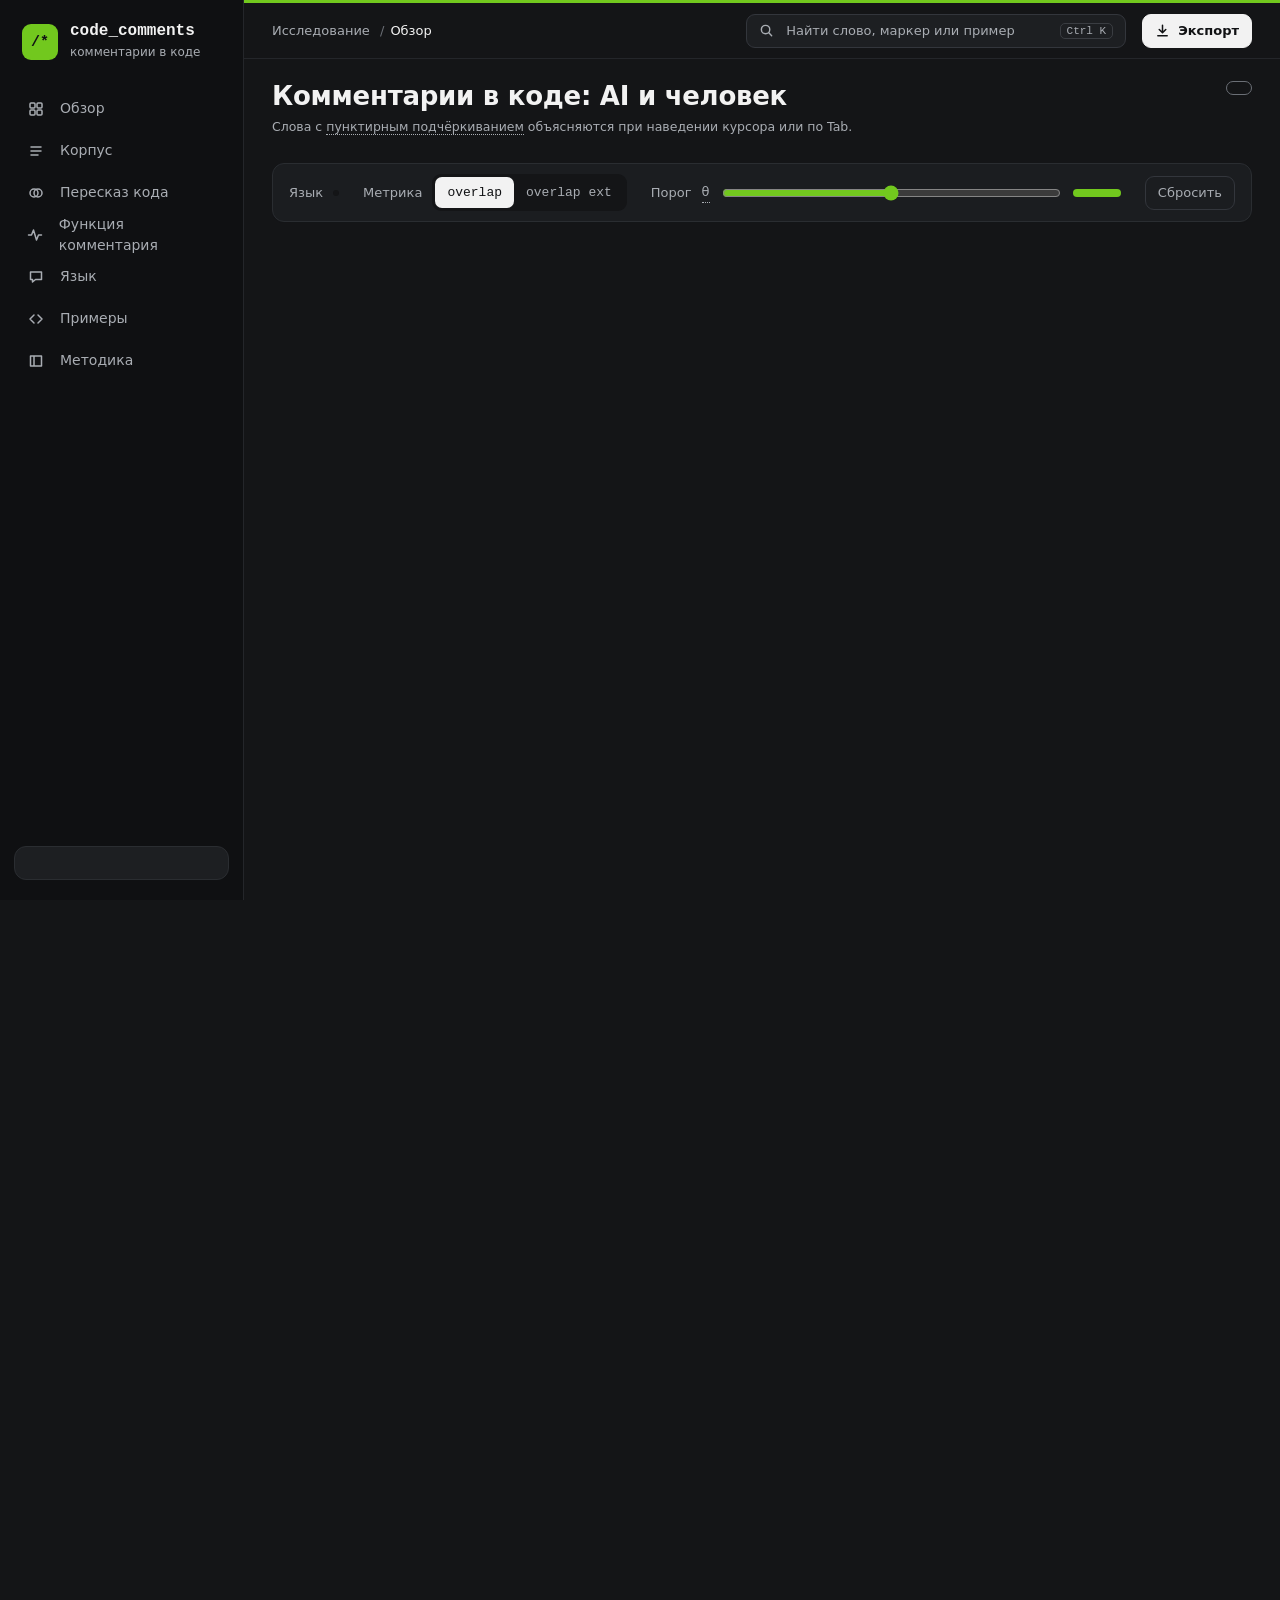
<file: mnsk/tech/dashboard_template.html>
<!DOCTYPE html>
<html lang="ru">
<head>
<meta charset="utf-8">
<meta name="viewport" content="width=device-width, initial-scale=1">
<title>Комментарии AI и человека</title>
<style>
/*__FONTS__*/
/* Тема «НГУ ночь». Фон почти чёрный, цвета взяты у сноски из логотипа НГУ, у каждого своя роль.
   Зелёная сноска - акцент интерфейса, только заливкой: логотип, ползунок, активный пункт меню.
   Синяя сноска - AI, малиновый (оттенок красной сноски) - человек, во всех графиках.
   Синий я затемнил под тёмный фон, иначе он перетягивал внимание. Пару проверил на дальтонизм
   (ΔE 14.7 при требовании 8) и на контраст с карточкой (не ниже 4:1). Акцент к данным не подпускаю,
   чтобы зелёный читался как интерфейс, а не как третья серия. */
:root {
  color-scheme: dark;
  --acc: #72C81E;
  --bg: #141517; --side: #0F1012; --card: #1D1F22; --card2: #26282C; --code: #111214;
  --line: #2A2D31; --line2: #33363C; --grid: #2C2F33; --axis: #6B6F76;
  --ink: #F2F2F2; --ink2: #C9CCD1; --muted: #A9ADB3; --on-acc: #111214;
  --ai: #01A5CC; --human: #E3406A;
  --ai-t: rgba(1,165,204,.32); --ai-t2: rgba(1,165,204,.15);
  --human-t: rgba(227,64,106,.32); --human-t2: rgba(227,64,106,.15);
  /* Функция комментария: четыре ступени серого, а не оттенки. Любая пара оттенков здесь либо сливалась
     при дальтонизме, либо путалась с цветами AI и человека. Доли подписаны прямо на сегментах. */
  --c-ref: #E6E8EB; --c-expl: #9EA3AB; --c-other: #5A5E65; --c-none: #34373C;
  --warn-bg: #3a2f10; --warn-ink: #f3d68a; --demo-bg: #45250f; --demo-ink: #ffc9a0;
  --sans: "PT Sans", "Segoe UI", system-ui, -apple-system, sans-serif;
  --mono: "JetBrains Mono", "Cascadia Mono", Consolas, ui-monospace, monospace;
  --ease: cubic-bezier(.2,.8,.2,1);
}
* { box-sizing: border-box; }
html { scroll-behavior: smooth; }
body { margin: 0; background: var(--bg); color: var(--ink); font: 15px/1.5 var(--sans); }
a { color: var(--ink); }
button, select, input { font: inherit; color: var(--ink); }
.mono { font-family: var(--mono); }
.muted { color: var(--muted); }
.hidden { display: none !important; }

/* ---------- каркас ---------- */
/* Боковое меню закреплено через fixed, а не sticky: sticky внутри сетки держится, только пока область сетки
   выше самого меню, и в части браузеров и раскладок меню уезжало вместе со страницей. */
.app { min-height: 100vh; }
.side { position: fixed; top: 0; left: 0; bottom: 0; width: 244px; z-index: 15; overflow-y: auto; background: var(--side); border-right: 1px solid #24262A;
  padding: 22px 14px 20px; display: flex; flex-direction: column; gap: 26px; }
.brand { display: flex; align-items: center; gap: 12px; padding: 0 8px; }
.logo { width: 36px; height: 36px; border-radius: 9px; background: var(--acc); color: var(--on-acc); display: flex; align-items: center; justify-content: center;
  font: 700 15px var(--mono); flex-shrink: 0; }
.brand b { display: block; font: 700 16px var(--mono); }
.brand span { font-size: 12px; color: var(--muted); }
.nav { display: flex; flex-direction: column; gap: 2px; }
.nav a { display: flex; align-items: center; gap: 12px; height: 40px; padding: 0 10px; border-radius: 9px; color: var(--muted); text-decoration: none; font-size: 14px;
  transition: background .2s, color .2s; }
.nav a:hover { background: var(--card); color: var(--ink); }
.nav a .ic { width: 24px; height: 24px; border-radius: 6px; display: flex; align-items: center; justify-content: center; transition: background .25s; }
.nav a svg { width: 16px; height: 16px; fill: none; stroke: currentColor; stroke-width: 1.5; stroke-linecap: round; stroke-linejoin: round; }
.nav a.on { background: var(--card); color: var(--ink); font-weight: 700; }
.nav a.on .ic { background: var(--acc); color: var(--on-acc); }
.corp { margin-top: auto; background: var(--card); border: 1px solid var(--line); border-radius: 12px; padding: 16px; display: flex; flex-direction: column; gap: 12px; font-size: 14px; }
.corp .row { display: flex; align-items: center; gap: 8px; }
.corp .row .n { margin-left: auto; font-family: var(--mono); }
.corp .tools { display: grid; grid-template-columns: 56px minmax(0, 1fr) 30px; align-items: center; gap: 6px 8px; font-size: 12px; color: var(--muted); }
.corp .tools .t { height: 5px; border-radius: 3px; background: var(--grid); }
.corp .tools .t i { display: block; height: 100%; border-radius: 3px; background: var(--ai); transform-origin: left; animation: growX .8s var(--ease) both; }
.corp .tools span:nth-child(3n) { font-family: var(--mono); text-align: right; }
.corp small { font-size: 12px; color: var(--muted); line-height: 1.45; }
.corp hr { border: 0; height: 1px; background: var(--line); margin: 0; }

.main { min-width: 0; margin-left: 244px; }
.stripe { height: 3px; background: var(--acc); }
.topbar { height: 56px; display: flex; align-items: center; gap: 16px; padding: 0 28px; border-bottom: 1px solid #24262A; }
.crumbs { font-size: 13px; color: var(--muted); white-space: nowrap; }
.crumbs .sep { padding: 0 6px; color: var(--axis); }
.crumbs b { color: var(--ink); font-weight: 400; }
.search { position: relative; margin-left: auto; width: 380px; max-width: 45vw; }
.search label { height: 34px; display: flex; align-items: center; gap: 10px; padding: 0 12px; background: var(--card); border: 1px solid var(--line2); border-radius: 9px; color: var(--muted); }
.search label:focus-within { border-color: var(--acc); }
.search svg { width: 15px; height: 15px; fill: none; stroke: currentColor; stroke-width: 1.5; stroke-linecap: round; flex-shrink: 0; }
.search input { flex: 1; min-width: 0; background: transparent; border: 0; outline: none; font-size: 13px; }
.search input::placeholder { color: var(--muted); }
kbd { font: 11px var(--mono); color: var(--muted); border: 1px solid #3A3D42; border-radius: 5px; padding: 1px 6px; }
.dropdown { position: absolute; left: 0; right: 0; top: 40px; background: var(--card2); border: 1px solid var(--line2); border-radius: 10px; padding: 6px; z-index: 30;
  box-shadow: 0 16px 40px rgba(0,0,0,.45); max-height: 60vh; overflow-y: auto; }
.dropdown button { display: flex; width: 100%; gap: 10px; align-items: baseline; text-align: left; background: transparent; border: 0; border-radius: 7px; padding: 7px 10px; cursor: pointer; }
.dropdown button:hover, .dropdown button.sel { background: #33363C; }
.dropdown .ty { font-size: 11px; color: var(--muted); width: 64px; flex-shrink: 0; }
.dropdown .lb { font-size: 13px; overflow: hidden; text-overflow: ellipsis; white-space: nowrap; }
.dropdown .ex2 { font-size: 12px; color: var(--muted); margin-left: auto; white-space: nowrap; }
.dropdown .empty { padding: 8px 10px; font-size: 13px; color: var(--muted); }
.btn { height: 34px; display: inline-flex; align-items: center; gap: 8px; padding: 0 12px; background: transparent; color: var(--muted); border: 1px solid var(--line2);
  border-radius: 9px; font-size: 13px; cursor: pointer; transition: color .2s, border-color .2s, background .2s; white-space: nowrap; }
.btn:hover { color: var(--ink); border-color: #4A4E54; }
.btn.solid { background: var(--ink); color: var(--on-acc); border-color: var(--ink); font-weight: 700; }
.btn.solid:hover { background: #FFFFFF; }
.btn svg { width: 15px; height: 15px; fill: none; stroke: currentColor; stroke-width: 1.6; stroke-linecap: round; stroke-linejoin: round; }
.btn.icon { width: 34px; padding: 0; justify-content: center; }
.menu-wrap { position: relative; }
.menu { position: absolute; right: 0; top: 40px; width: 300px; background: var(--card2); border: 1px solid var(--line2); border-radius: 10px; padding: 6px; z-index: 30;
  box-shadow: 0 16px 40px rgba(0,0,0,.45); }
.menu .cap { font-size: 11px; color: var(--muted); padding: 8px 10px 4px; }
.menu button { display: block; width: 100%; text-align: left; background: transparent; border: 0; border-radius: 7px; padding: 8px 10px; font-size: 13px; cursor: pointer; }
.menu button:hover { background: #33363C; }
.menu button small { display: block; font-size: 11.5px; color: var(--muted); }

.head { padding: 22px 28px 14px; display: flex; justify-content: space-between; align-items: flex-start; gap: 20px; }
.head h1 { margin: 0; font-size: 26px; font-weight: 700; letter-spacing: -.01em; line-height: 1.2; }
.head .sub { margin: 4px 0 0; font-size: 14px; color: var(--muted); max-width: 820px; }
.head .hint { margin: 6px 0 0; font-size: 12.5px; color: var(--muted); }
.pill { font-size: 12px; font-weight: 700; letter-spacing: .06em; text-transform: uppercase; border: 1.5px solid var(--axis); border-radius: 999px; padding: 6px 12px; white-space: nowrap; }
.banners { padding: 0 28px; display: flex; flex-direction: column; gap: 8px; }
.banner { border-radius: 10px; padding: 10px 14px; font-size: 13.5px; }
.banner.demo { background: var(--demo-bg); color: var(--demo-ink); font-weight: 700; }
.banner.warn { background: var(--warn-bg); color: var(--warn-ink); }

.fbar { position: sticky; top: 0; z-index: 8; margin: 12px 28px 0; background: rgba(29,31,34,.92); backdrop-filter: blur(10px); -webkit-backdrop-filter: blur(10px);
  border: 1px solid var(--line); border-radius: 12px; padding: 10px 16px; display: flex; flex-wrap: wrap; align-items: center; gap: 10px 24px; }
.fbar .f { display: flex; align-items: center; gap: 10px; font-size: 13px; color: var(--muted); }
.fbar .f.grow { flex: 1; min-width: 240px; }
.segs { display: inline-flex; background: var(--bg); border-radius: 9px; padding: 3px; flex-wrap: wrap; }
.segs button { background: transparent; border: 0; border-radius: 7px; padding: 6px 12px; font-size: 13px; color: var(--muted); cursor: pointer; transition: background .2s, color .2s; }
.segs button:hover { color: var(--ink); }
.segs button[aria-pressed="true"] { background: var(--ink); color: var(--on-acc); }
.segs.mono button { font-family: var(--mono); }
input[type=range] { flex: 1; accent-color: var(--acc); min-width: 100px; height: 26px; }
.thv { font: 13px var(--mono); color: var(--on-acc); background: var(--acc); padding: 4px 9px; border-radius: 6px; min-width: 48px; text-align: center; }
select { background: var(--card2); border: 1px solid var(--line2); border-radius: 8px; padding: 5px 10px; cursor: pointer; font-size: 13px; }

.content { padding: 20px 28px 56px; display: flex; flex-direction: column; gap: 20px; }
.sec { scroll-margin-top: 84px; display: grid; grid-template-columns: repeat(12, minmax(0, 1fr)); gap: 20px; }
.s3 { grid-column: span 3; } .s4 { grid-column: span 4; } .s5 { grid-column: span 5; } .s6 { grid-column: span 6; }
.s7 { grid-column: span 7; } .s8 { grid-column: span 8; } .s12 { grid-column: span 12; }
@media (max-width: 1280px) { .s3 { grid-column: span 6; } .s4, .s5, .s7, .s8 { grid-column: span 12; } }
/* Уже 900 пикселей меню становится закреплённой шапкой. Sticky здесь работает: .app - обычный блок во всю
   высоту страницы, шапке есть вдоль чего держаться. Панель параметров прилипает сразу под шапкой. */
@media (max-width: 900px) {
  .side { position: sticky; top: 0; bottom: auto; width: auto; height: 60px; flex-direction: row; align-items: center; overflow-x: auto; overflow-y: hidden;
    padding: 0 12px; gap: 12px; border-right: 0; border-bottom: 1px solid #24262A; scrollbar-width: none; }
  .side::-webkit-scrollbar { display: none; }
  .main { margin-left: 0; }
  .brand { padding: 0; } .brand > div:last-child { display: none; }
  .nav { flex-direction: row; } .nav a { white-space: nowrap; height: 40px; } .corp { display: none; }
  .fbar { top: 60px; }
  .sec { scroll-margin-top: 190px; }
}
/* На телефоне закреплена только шапка: панель параметров в несколько строк заняла бы полэкрана. */
@media (max-width: 700px) {
  .s3, .s6 { grid-column: span 12; } .search { display: none; } .crumbs { display: none; } .topbar { justify-content: flex-end; }
  .fbar { position: static; } .content, .head, .banners { padding-left: 16px; padding-right: 16px; } .fbar { margin: 12px 16px 0; }
  .sec { scroll-margin-top: 72px; }
}

.card { background: var(--card); border: 1px solid var(--line); border-radius: 14px; padding: 18px 20px; min-width: 0; }
.card h2 { margin: 0 0 3px; font-size: 16px; font-weight: 700; }
.card .sub { margin: 0 0 12px; font-size: 13px; color: var(--muted); line-height: 1.45; }
.card h3 { font-size: 14px; margin: 16px 0 6px; font-weight: 700; }
.card-head { display: flex; flex-wrap: wrap; justify-content: space-between; align-items: flex-start; gap: 4px 16px; }
.card-head > div:first-child { flex: 1 1 320px; min-width: 0; }
.legend { display: flex; gap: 16px; flex-wrap: wrap; font-size: 13px; color: var(--ink2); margin: 4px 0 8px; }
.dot { display: inline-block; width: 9px; height: 9px; border-radius: 50%; margin-right: 6px; vertical-align: 1px; }
.dot.ai { background: var(--ai); } .dot.human { background: var(--human); }
.note { font-size: 12.5px; color: var(--muted); margin: 10px 0 0; line-height: 1.5; }
.chip { display: inline-flex; align-items: center; gap: 4px; font-size: 12px; padding: 1px 8px; border-radius: 999px; border: 1px solid var(--line2); color: var(--ink2); white-space: nowrap; }
.chip.acc { background: var(--acc); color: var(--on-acc); border-color: var(--acc); font-family: var(--mono); font-size: 11px; padding: 2px 7px; border-radius: 5px; }
.chip.solid { background: var(--ink); color: var(--on-acc); border-color: var(--ink); font-weight: 700; border-radius: 5px; }
.gloss { border-bottom: 1px dotted var(--muted); cursor: help; }
.grouptag { font-size: 11.5px; color: var(--muted); border: 1px solid var(--line2); border-radius: 999px; padding: 0 7px; white-space: nowrap; }
.filters { display: flex; gap: 12px; flex-wrap: wrap; margin: 4px 0 12px; font-size: 13px; align-items: center; color: var(--muted); }
.filters label { display: flex; align-items: center; gap: 8px; }

/* ---------- KPI ---------- */
.kpi { display: flex; flex-direction: column; gap: 14px; }
.kpi .top { display: flex; justify-content: space-between; align-items: center; gap: 8px; font-size: 13px; font-weight: 700; }
.kpi .vals { display: grid; grid-template-columns: repeat(2, minmax(0, 1fr)); gap: 12px; }
.kpi .who { font-size: 12px; color: var(--muted); display: flex; align-items: center; }
.kpi .big { font: 500 28px/1.15 var(--mono); font-variant-numeric: tabular-nums; }
.kpi .foot { font-size: 12px; color: var(--muted); line-height: 1.45; margin-top: auto; }
.scale { position: relative; height: 26px; }
.scale .bar { position: absolute; left: 0; right: 0; top: 6px; height: 4px; border-radius: 2px;
  background: linear-gradient(90deg, #2C2F33 0 15%, #383B40 15% 33%, #464A50 33% 47%, #5A5E65 47% 100%); }
.scale .knob { position: absolute; top: 1px; width: 14px; height: 14px; margin-left: -7px; border-radius: 50%; background: var(--ink); box-shadow: 0 0 0 3px var(--card);
  transition: left 1.2s var(--ease); }
.scale .ticks { position: absolute; left: 0; right: 0; top: 16px; display: flex; justify-content: space-between; font: 10px var(--mono); color: var(--muted); }

/* ---------- графики ---------- */
.chart { width: 100%; height: auto; display: block; overflow: visible; }
svg text { font: 11.5px var(--sans); fill: var(--muted); }
svg .tick { font: 11px var(--mono); }
svg .gridl { stroke: var(--grid); stroke-width: 1; }
svg .lbl-ai { fill: var(--ink); font-weight: 700; font-size: 12px; }
svg .bar { transform-box: fill-box; transform-origin: 50% 100%; animation: growY .8s var(--ease) both; transition: opacity .3s; }
svg .draw { stroke-dasharray: 1; animation: draw 1.5s .3s cubic-bezier(.4,0,.2,1) both; }
svg .hit { fill: var(--acc) !important; }
.hrow { display: grid; grid-template-columns: minmax(90px, 190px) minmax(0, 1fr); gap: 12px; align-items: center; margin: 7px 0; font-size: 13.5px; }
.hrow > *, .pairline, .pairline .track { min-width: 0; }
.track { display: flex; gap: 2px; height: 18px; }
.seg { height: 100%; border-radius: 0 4px 4px 0; min-width: 0; position: relative; transform-origin: left; animation: growX .8s var(--ease) both; }
.pair { display: grid; gap: 4px; }
.pair .track { height: 9px; background: var(--grid); border-radius: 4px; }
.pair .track .seg { border-radius: 4px; }
.val { font: 12px var(--mono); color: var(--muted); margin-left: 10px; align-self: center; white-space: nowrap; min-width: 40px; text-align: right; }
.val.cap { white-space: normal; margin: 4px 0 0; font-family: var(--sans); text-align: left; }
.pairline { display: flex; align-items: center; }
.stack { height: 30px; border-radius: 6px; overflow: hidden; gap: 2px; }
.stack .seg { border-radius: 0; display: flex; align-items: center; justify-content: center; font: 12px var(--mono); overflow: hidden; white-space: nowrap; }
.stack .seg:first-child { border-radius: 6px 0 0 6px; }
.stack .seg:last-child { border-radius: 0 6px 6px 0; }
.swatch { display: inline-block; width: 10px; height: 10px; border-radius: 3px; margin-right: 6px; vertical-align: 0; }
.cloud { width: 100%; height: auto; display: block; }
.cloud text { cursor: default; font-weight: 700; font-family: var(--sans); animation: fadeIn .6s var(--ease) both; }
.bighead { display: flex; gap: 32px; flex-wrap: wrap; align-items: flex-start; }
.bighead .who { font-size: 12px; color: var(--muted); }
.bighead .big { font: 500 30px/1.15 var(--mono); }
.bighead .sub2 { font-size: 12px; color: var(--muted); margin-top: 4px; }

/* ---------- таблицы ---------- */
.tablewrap { overflow-x: auto; }
table { width: 100%; border-collapse: collapse; font-size: 13.5px; }
th, td { text-align: left; padding: 7px 8px; border-bottom: 1px solid var(--line); vertical-align: top; }
th { font-weight: 700; color: var(--muted); white-space: nowrap; font-size: 12.5px; }
th.sort { cursor: pointer; } th.sort:hover { color: var(--ink); }
td.num, th.num { text-align: right; font-family: var(--mono); font-size: 12.5px; }
tbody tr { transition: background .2s; }
tbody tr:hover { background: rgba(255,255,255,.03); }
details { margin-top: 12px; }
summary { cursor: pointer; color: var(--muted); font-size: 13px; }
summary:hover { color: var(--ink); }

/* ---------- примеры ---------- */
.exgrid { display: grid; grid-template-columns: repeat(2, minmax(0, 1fr)); gap: 14px; }
/* minmax(0, 1fr), а не 1fr: иначе длинная строка кода в <pre> раздвигает колонку шире экрана. */
@media (max-width: 900px) { .exgrid { grid-template-columns: minmax(0, 1fr); } }
.ex { background: var(--code); border: 1px solid var(--line); border-radius: 12px; overflow: hidden; display: flex; flex-direction: column; animation: fadeUp .5s var(--ease) both; }
.ex .eh { display: flex; flex-wrap: wrap; gap: 4px 10px; align-items: center; padding: 8px 14px; font-size: 12px; color: var(--muted); border-bottom: 1px solid var(--line); }
.ex .eh b { color: var(--ink); font-weight: 700; display: flex; align-items: center; }
.ex .cm { padding: 10px 14px 6px 12px; font: 13px/1.6 var(--mono); color: var(--muted); border-left: 3px solid var(--src); }
.ex pre { margin: 0; padding: 4px 14px 12px 15px; font: 13px/1.6 var(--mono); color: var(--ink); overflow-x: auto; white-space: pre; }
.w1 { background: var(--src-t); color: var(--ink); border-radius: 3px; }
.w2 { background: var(--src-t2); color: var(--ink); border-radius: 3px; }
.w3 { border-bottom: 1.5px dotted var(--muted); }
.pager { display: flex; align-items: center; gap: 8px; font: 12px var(--mono); color: var(--muted); }

/* ---------- методика ---------- */
.def { font-size: 13.5px; color: var(--ink2); }
.def p { margin: 8px 0; }
.def code { background: var(--code); padding: 1px 5px; border-radius: 4px; border: 1px solid var(--line); font-family: var(--mono); font-size: 12.5px; }
footer.foot { font-size: 12.5px; color: var(--muted); }

#tip { position: fixed; pointer-events: none; z-index: 40; background: var(--ink); color: var(--on-acc); font-size: 12.5px; padding: 7px 10px; border-radius: 8px;
  max-width: 300px; opacity: 0; transition: opacity .08s; line-height: 1.45; }

/* ---------- движение ---------- */
@keyframes growY { from { transform: scaleY(0); } to { transform: scaleY(1); } }
@keyframes growX { from { transform: scaleX(0); } to { transform: scaleX(1); } }
@keyframes draw { from { stroke-dashoffset: 1; } to { stroke-dashoffset: 0; } }
@keyframes fadeIn { from { opacity: 0; } to { opacity: 1; } }
@keyframes fadeUp { from { opacity: 0; transform: translateY(10px); } to { opacity: 1; transform: none; } }
@keyframes flash { 0% { box-shadow: 0 0 0 0 var(--acc); } 30% { box-shadow: 0 0 0 3px var(--acc); } 100% { box-shadow: 0 0 0 0 transparent; } }
.reveal > * { opacity: 0; transform: translateY(14px); transition: opacity .6s var(--ease), transform .6s var(--ease); }
.reveal.in > * { opacity: 1; transform: none; }
.reveal.in > *:nth-child(2) { transition-delay: .07s; } .reveal.in > *:nth-child(3) { transition-delay: .14s; } .reveal.in > *:nth-child(4) { transition-delay: .21s; }
.flash { animation: flash 1.8s ease-out; border-radius: 8px; }
@media (prefers-reduced-motion: reduce) {
  *, *::before, *::after { animation: none !important; transition: none !important; }
  .reveal > * { opacity: 1; transform: none; }
  html { scroll-behavior: auto; }
}
</style>
</head>
<body>
<div class="app">
  <aside class="side">
    <div class="brand"><div class="logo">/*</div><div><b>code_comments</b><span>комментарии в коде</span></div></div>
    <nav class="nav" id="nav" aria-label="Разделы">
      <a href="#obzor" data-sec="obzor"><span class="ic"><svg viewBox="0 0 16 16"><rect x="2" y="2" width="5" height="5" rx="1"/><rect x="9" y="2" width="5" height="5" rx="1"/><rect x="2" y="9" width="5" height="5" rx="1"/><rect x="9" y="9" width="5" height="5" rx="1"/></svg></span>Обзор</a>
      <a href="#korpus" data-sec="korpus"><span class="ic"><svg viewBox="0 0 16 16"><path d="M3 4h10M3 8h10M3 12h7"/></svg></span>Корпус</a>
      <a href="#pereskaz" data-sec="pereskaz"><span class="ic"><svg viewBox="0 0 16 16"><circle cx="6" cy="8" r="4"/><circle cx="10" cy="8" r="4"/></svg></span>Пересказ кода</a>
      <a href="#funkciya" data-sec="funkciya"><span class="ic"><svg viewBox="0 0 16 16"><path d="M1.5 8h3l2-5 3 10 2-5h3"/></svg></span>Функция комментария</a>
      <a href="#yazyk" data-sec="yazyk"><span class="ic"><svg viewBox="0 0 16 16"><path d="M2.5 3h11v7.5H7.5L4.5 13v-2.5h-2z"/></svg></span>Язык</a>
      <a href="#primery" data-sec="primery"><span class="ic"><svg viewBox="0 0 16 16"><path d="M6 4 2 8l4 4M10 4l4 4-4 4"/></svg></span>Примеры</a>
      <a href="#metodika" data-sec="metodika"><span class="ic"><svg viewBox="0 0 16 16"><path d="M2.5 3h11v10h-11zM6 3v10"/></svg></span>Методика</a>
    </nav>
    <div class="corp" id="corp"></div>
  </aside>

  <div class="main">
    <div class="stripe"></div>
    <div class="topbar">
      <div class="crumbs">Исследование <span class="sep">/</span><b id="crumb">Обзор</b></div>
      <div class="search">
        <label><svg viewBox="0 0 16 16"><circle cx="7" cy="7" r="4.5"/><path d="m10.5 10.5 3 3"/></svg>
          <input type="search" id="q" placeholder="Найти слово, маркер или пример" aria-label="Поиск по дашборду" autocomplete="off" role="combobox" aria-expanded="false" aria-controls="qres">
          <kbd>Ctrl K</kbd></label>
        <div class="dropdown hidden" id="qres" role="listbox"></div>
      </div>
      <div class="menu-wrap">
        <button type="button" class="btn solid" id="expBtn" aria-haspopup="true" aria-expanded="false"><svg viewBox="0 0 16 16"><path d="M8 2.5v8M4.5 7 8 10.5 11.5 7M3 13.5h10"/></svg>Экспорт</button>
        <div class="menu hidden" id="expMenu" role="menu"></div>
      </div>
    </div>

    <div class="head">
      <div>
        <h1>Комментарии в коде: AI и человек</h1>
        <p class="sub" id="subtitle"></p>
        <p class="hint">Слова с <span class="gloss" tabindex="0" id="gloss-demo">пунктирным подчёркиванием</span> объясняются при наведении курсора или по Tab.</p>
      </div>
      <span class="pill" id="demoPill"></span>
    </div>
    <div class="banners" id="banners"></div>

    <div class="fbar" role="group" aria-label="Параметры отображения">
      <div class="f">Язык <div class="segs" id="langSeg" role="group" aria-label="Язык"></div></div>
      <div class="f">Метрика <div class="segs mono" role="group" aria-label="Метрика">
        <button type="button" id="m-strict" aria-pressed="true" title="Только совпадения слов (стемы)">overlap</button>
        <button type="button" id="m-ext" aria-pressed="false" title="С учётом парафраз синтаксиса: for → loop, if → check…">overlap ext</button></div></div>
      <label class="f grow">Порог <span class="gloss" id="theta-gloss" tabindex="0">θ</span>
        <input type="range" id="theta" min="0.2" max="0.9" step="0.01"><span class="thv" id="thetaV"></span></label>
      <button type="button" class="btn" id="resetBtn">Сбросить</button>
    </div>

    <div class="content">
      <section class="sec reveal" id="obzor" data-title="Обзор"></section>

      <section class="sec reveal" id="korpus" data-title="Корпус">
        <div class="card s12">
          <h2>Плотность комментариев</h2>
          <p class="sub">Сколько комментариев приходится на 100 строк кода, добавленных коммитами. Считаю одинаково для обоих корпусов, в знаменателе все добавленные строки, даже в файлах без единого комментария. Фильтр «Язык» здесь действует, порог θ и метрика нет.</p>
          <div id="density-body"></div>
        </div>
        <div class="card s4">
          <h2>Типы комментариев</h2>
          <p class="sub">Доля от всех комментариев источника. inline стоит в конце строки кода, leading над кодом, block в форме /* … */, detached ни к чему не привязан, doc это докстринг, JSDoc или Javadoc.</p>
          <div class="legend"><span><span class="dot ai"></span>AI</span><span><span class="dot human"></span>Человек</span></div>
          <div id="chart-kinds"></div>
          <details><summary>Таблица данных</summary><div class="tablewrap" id="tbl-kinds"></div></details>
          <p class="note" id="note-kinds"></p>
        </div>
        <div class="card s4">
          <h2>Стиль и форма</h2>
          <p class="sub">Как выглядит обычный комментарий: длина, пунктуация, ссылки.</p>
          <div class="tablewrap" id="style-table"></div>
        </div>
        <div class="card s4">
          <h2><span class="gloss" id="doc-title-gloss" tabindex="0">Докстринги</span> отдельно</h2>
          <p class="sub">Описывают функцию целиком, поэтому в основную метрику не входят.</p>
          <div class="tablewrap" id="docs-table"></div>
        </div>
      </section>

      <section class="sec reveal" id="pereskaz" data-title="Пересказ кода">
        <div class="card s8">
          <div class="card-head">
            <div><h2 id="hist-title">Распределение overlap</h2>
              <p class="sub"><span class="gloss" id="overlap-gloss" tabindex="0">overlap</span> показывает, какая доля содержательных слов комментария уже есть в соседнем коде. Столбики показывают доли комментариев в интервалах шириной 0.05. Всё, что правее θ, я считаю пересказом. Линию θ можно тянуть мышью.</p></div>
            <div class="legend" style="flex-shrink:0"><span><span class="dot ai"></span>AI</span><span><span class="dot human"></span>Человек</span></div>
          </div>
          <div id="chart-hist"></div>
          <p class="note" id="note-mass"></p>
          <details><summary>Таблица данных</summary><div class="tablewrap" id="tbl-hist"></div></details>
          <p class="note" id="note-hist"></p>
        </div>
        <div class="card s4">
          <h2>Чувствительность к θ</h2>
          <p class="sub">Доля пересказа при θ от 0.20 до 0.90. Если линии нигде не пересекаются, выбор порога на вывод не влияет.</p>
          <div id="chart-sens"></div>
          <p class="note" id="note-sens"></p>
          <details><summary>Таблица данных</summary><div class="tablewrap" id="tbl-sens"></div></details>
        </div>
      </section>

      <section class="sec reveal" id="funkciya" data-title="Функция комментария">
        <div class="card s5">
          <h2>Функция комментария</h2>
          <p class="sub" id="mix-sub"></p>
          <div class="legend" id="legend-mix"></div>
          <div id="chart-mix"></div>
          <details open><summary>Таблица данных</summary><div class="tablewrap" id="tbl-mix"></div></details>
        </div>
        <div class="card s7">
          <div class="card-head">
            <div><h2>Прагматические маркеры</h2>
              <p class="sub">Сколько комментариев из 100 содержат маркер. Точка ● значит, что различие значимо после поправки на множественные сравнения (q &lt; 0.05). Группа маркера и источник классификации видны в таблице и подсказке.</p></div>
          </div>
          <div class="filters"><label>Группа <select id="marker-group"></select></label>
            <span class="legend" style="margin:0"><span><span class="dot ai"></span>AI</span><span><span class="dot human"></span>Человек</span></span></div>
          <div id="chart-markers"></div>
          <details><summary>Таблица данных</summary><div class="tablewrap" id="tbl-markers"></div></details>
        </div>
      </section>

      <section class="sec reveal" id="yazyk" data-title="Язык">
        <div class="card s12">
          <div class="card-head">
            <div><h2>Два облака слов</h2><p class="sub" id="note-words"></p></div>
            <div class="filters" style="margin:0;flex-shrink:0">Размер слова
              <div class="segs" role="group" aria-label="Размер слова">
                <button type="button" id="w-dist" aria-pressed="true" title="Чем корпус отличается от другого (log-odds с информативным априором)">характерность</button>
                <button type="button" id="w-freq" aria-pressed="false">частота</button></div></div>
          </div>
          <div class="exgrid">
            <div><div class="legend"><span><span class="dot ai"></span>AI</span></div><svg id="cloud-ai" class="cloud" viewBox="0 0 560 300" role="img" aria-label="Облако слов AI"></svg></div>
            <div><div class="legend"><span><span class="dot human"></span>Человек</span></div><svg id="cloud-human" class="cloud" viewBox="0 0 560 300" role="img" aria-label="Облако слов человека"></svg></div>
          </div>
          <details><summary>Таблица данных</summary><div class="tablewrap" id="tbl-words"></div></details>
        </div>
        <div class="card s12">
          <h2>Идиомы и коннотация</h2>
          <p class="sub">Словарь составлен вручную (lexicon/idioms.csv), данные его проверяют. Значения на 1000 комментариев. Колонки сортируются по щелчку.</p>
          <div class="filters">
            <label>Категория <select id="idiom-cat"></select></label>
            <label>Коннотация <select id="idiom-con"><option value="">все</option><option value="negative">− негативная</option><option value="neutral">· нейтральная</option><option value="positive">+ позитивная</option></select></label>
            <span id="idiom-conn-sum"></span>
          </div>
          <div class="tablewrap"><table id="idiom-table"></table></div>
          <p class="note">q считаю по критерию Фишера с поправкой Бенджамини-Хохберга. Пустая ячейка q значит, что событий слишком мало для вывода.</p>
        </div>
      </section>

      <section class="sec reveal" id="primery" data-title="Примеры">
        <div class="card s12">
          <div class="card-head">
            <div><h2>Комментарий и код рядом</h2>
              <p class="sub">Слова комментария, найденные в коде: <span class="w1" style="--src-t:rgba(242,242,242,.2)">точное совпадение</span>, <span class="w2" style="--src-t2:rgba(242,242,242,.1)">совпадение через парафразу</span>, <span class="w3">слова нет в коде</span>.</p></div>
            <div class="pager"><span id="ex-count"></span>
              <button type="button" class="btn icon" id="ex-prev" aria-label="Предыдущие примеры"><svg viewBox="0 0 16 16"><path d="M10 3.5 5.5 8l4.5 4.5"/></svg></button>
              <button type="button" class="btn icon" id="ex-next" aria-label="Следующие примеры"><svg viewBox="0 0 16 16"><path d="M6 3.5 10.5 8 6 12.5"/></svg></button></div>
          </div>
          <div class="filters">
            Источник <div class="segs" role="group" aria-label="Источник" id="ex-src"></div>
            Overlap <div class="segs" role="group" aria-label="Полоса overlap" id="ex-band"></div>
          </div>
          <div class="exgrid" id="examples"></div>
        </div>
      </section>

      <section class="sec reveal" id="metodika" data-title="Методика">
        <div class="card s12 def">
          <h2>Как это считается</h2>
          <details open><summary>Определения</summary>
            <p><b>overlap</b> = |стемы содержательных слов комментария ∩ стемы кода| / |стемы содержательных слов комментария|. Служебные слова не считаются, идентификаторы <code>snake_case</code> и <code>camelCase</code> разбираются на слова, сравнение идёт по стемам (Snowball). Комментарии короче 3 содержательных слов и комментарии без привязанного кода в overlap не участвуют.</p>
            <p><b>Referential</b> (пересказ): overlap ≥ θ и нет маркеров «почему». <b>Explanatory</b> (объяснение): есть хотя бы один маркер причины, цели, противопоставления, предупреждения, условия, истории, ссылки или тег TODO/FIXME. <b>Other</b>: всё остальное.</p>
            <p><b>Что учитывается.</b> Только комментарии, целиком добавленные атрибутируемым коммитом. Лицензии, директивы линтеров, закомментированный код и не-английские тексты не входят, точные дубли внутри репозитория тоже.</p>
            <p><b>Доверительный интервал</b> для разницы долей считаю бутстрепом по репозиториям, а не по комментариям: комментарии одного проекта не независимы.</p>
          </details>
          <details><summary>Классификация маркеров и идиом</summary><div id="group-defs"></div></details>
          <details><summary>Ограничения</summary><div id="limits"></div></details>
        </div>
        <footer class="foot s12" id="footer"></footer>
      </section>
    </div>
  </div>
</div>

<div id="tip" role="tooltip"></div>

<script>
const DATA = /*__DATA__*/null;
</script>
<script>
"use strict";
const S = DATA.summary, EX = DATA.examples;
const SRC = ["ai", "human"], NAME = { ai: "AI", human: "Человек" };
const $ = (id) => document.getElementById(id);
const NS = "http://www.w3.org/2000/svg";
const state = { lang: "all", metric: "strict", theta: S.theta, wmode: "dist", exN: 0, exSrc: "ai", exBand: "high" };
const fmt = (x, d = 2) => (x == null ? "-" : x.toFixed(d));
const pct = (x, d = 1) => (x == null ? "-" : (100 * x).toFixed(d) + "%");
const LANG_RU = { all: "Все", python: "Python", javascript: "JavaScript", typescript: "TypeScript", java: "Java", go: "Go", c: "C", cpp: "C++", csharp: "C#", rust: "Rust", ruby: "Ruby", php: "PHP", kotlin: "Kotlin" };
const langName = (l) => LANG_RU[l] || l;
const CLASS = [["referential", "Пересказ", "var(--c-ref)", "#111214"], ["explanatory", "Объяснение", "var(--c-expl)", "#111214"],
               ["other", "Прочее", "var(--c-other)", "#F2F2F2"], ["undecided", "Не определено", "var(--c-none)", "#C9CCD1"]];
const reduceMotion = matchMedia("(prefers-reduced-motion: reduce)").matches;
let firstPaint = true;

/* ---------- глоссарий: термины объясняются при наведении ---------- */
const GLOSS = {
  overlap: "Доля содержательных слов комментария, которые уже есть в соседнем коде.",
  theta: "Порог θ: начиная с какого overlap комментарий считается пересказом кода (referential).",
  or: "Odds ratio, отношение шансов: во сколько раз шансы встретить маркер или идиому в комментарии AI выше, чем в комментарии человека. Больше 1 значит чаще у AI, меньше 1 значит чаще у человека, 1 значит разницы нет.",
  q: "p-value после поправки на то, что проверяется много слов сразу (Бенджамини-Хохберг). Показывает, какая доля находок может оказаться случайной.",
  p: "Вероятность получить такое или ещё более сильное различие, если на самом деле разницы нет.",
  delta: "Cliff's δ, размер эффекта: доля пар наблюдений, где значение AI больше, минус доля пар, где оно меньше. 0 значит разницы нет, 1 значит группы не пересекаются.",
  mw: "Критерий Манна-Уитни сравнивает не средние, а порядок значений. Он подходит, когда среди данных много одинаковых чисел.",
  cramer: "Cramér's V показывает, насколько сильно источник (AI или человек) связан с типом комментария: 0 значит связи нет, 1 значит связь полная.",
  chi2: "Критерий хи-квадрат проверяет, различаются ли доли типов комментариев у AI и человека сильнее, чем бывает случайно. df - число степеней свободы, оно зависит от числа сравниваемых типов.",
  referential: "Комментарий пересказывает код: доля его содержательных слов, совпавших с кодом, не меньше порога θ.",
  explanatory: "В комментарии есть маркер «почему»: причина, цель, предупреждение, ссылка на источник и т.п.",
  other: "Комментарий распознан, но не подошёл ни под пересказ, ни под объяснение.",
  undecided: "Для комментария overlap не посчитан: в нём меньше 3 содержательных слов или рядом нет кода.",
  ci: "95% доверительный интервал: диапазон правдоподобных значений разницы (или отношения) между AI и человеком. Если много раз заново собрать корпус и посчитать так же, 95% таких интервалов накроют настоящее значение. Считаю его бутстрепом по репозиториям.",
  url: "Комментарий содержит адрес веб-страницы (http или https).",
  issue: "Комментарий ссылается на задачу в трекере: номер вида #412 или слово issue/ticket.",
  gloss: "Так помечены места, где можно навести курсор и прочитать объяснение простыми словами.",
  kind_inline: "Комментарий в конце строки кода, на той же строке, что и код (inline значит «в строке»).",
  kind_leading: "Комментарий над кодом, к которому относится: сам код начинается на следующей строке (leading значит «идущий перед»).",
  kind_block: "Комментарий в блочной форме /* … */, может занимать несколько строк.",
  kind_detached: "Комментарий не привязан ни к какому коду: после него пустая строка или в файле больше ничего нет (detached значит «оторванный»).",
  kind_doc: "Докстринг: комментарий-документация сразу после объявления функции или класса. Его читают не только люди, но и генераторы документации: JSDoc в JavaScript и TypeScript, Javadoc в Java, строка в тройных кавычках в Python.",
};
function gt(key, text) {
  const s = document.createElement("span");
  s.className = "gloss"; s.tabIndex = 0; s.textContent = text;
  hover(s, () => esc(GLOSS[key] || text));
  return s;
}

function h(tag, attrs, ...kids) {
  const el = document.createElement(tag);
  for (const [k, v] of Object.entries(attrs || {})) {
    if (k === "class") el.className = v; else if (k === "html") el.innerHTML = v;
    else if (k.startsWith("on")) el.addEventListener(k.slice(2), v); else if (v !== false && v != null) el.setAttribute(k, v);
  }
  for (const k of kids.flat(Infinity)) if (k != null) el.append(k.nodeType ? k : document.createTextNode(k));
  return el;
}
function sv(tag, attrs, ...kids) {
  const el = document.createElementNS(NS, tag);
  for (const [k, v] of Object.entries(attrs || {})) if (v != null) el.setAttribute(k, v);
  for (const k of kids.flat(Infinity)) if (k != null) el.append(k.nodeType ? k : document.createTextNode(k));
  return el;
}
const esc = (t) => String(t).replace(/[&<>"]/g, (c) => ({ "&": "&amp;", "<": "&lt;", ">": "&gt;", '"': "&quot;" }[c]));

/* ---------- подсказка ---------- */
const tip = $("tip");
function tipShow(ev, html) {
  tip.innerHTML = html; tip.style.opacity = 1;
  const r = tip.getBoundingClientRect();
  let x = ev.clientX + 14, y = ev.clientY + 14;
  if (x + r.width > innerWidth - 8) x = ev.clientX - r.width - 14;
  if (y + r.height > innerHeight - 8) y = ev.clientY - r.height - 14;
  tip.style.left = x + "px"; tip.style.top = y + "px";
}
const tipHide = () => (tip.style.opacity = 0);
function hover(el, htmlFn) {
  el.addEventListener("mousemove", (e) => tipShow(e, htmlFn(e)));
  el.addEventListener("mouseleave", tipHide);
  el.addEventListener("focus", () => { const r = el.getBoundingClientRect(); tipShow({ clientX: r.left, clientY: r.top }, htmlFn({})); });
  el.addEventListener("blur", tipHide);
}

/* ---------- числа досчитываются при первом показе ---------- */
function countUp(el, to, fmtFn) {
  if (reduceMotion || !firstPaint || to == null) { el.textContent = fmtFn(to); return; }
  const t0 = performance.now(), dur = 1100;
  const step = (t) => {
    const p = Math.min(1, (t - t0) / dur), e = 1 - Math.pow(1 - p, 3);
    el.textContent = fmtFn(to * e);
    if (p < 1) requestAnimationFrame(step);
  };
  el.textContent = fmtFn(0); requestAnimationFrame(step);
}

/* ---------- порог θ ---------- */
// Каждый график с маркером θ регистрирует здесь функцию, которая двигает его линию и ручку на месте.
// Графики при смене θ не пересобираются: иначе ручка исчезла бы вместе с захватом указателя и фокусом.
const THETA_MIN = 0.2, THETA_MAX = 0.9;
const thetaMarkers = new Map();
let thetaRaf = null;
function setTheta(t) {
  if (t === state.theta) return;
  state.theta = t;
  $("thetaV").textContent = t.toFixed(2); $("theta").value = t;
  for (const move of thetaMarkers.values()) move(t);
  if (!thetaRaf) thetaRaf = requestAnimationFrame(() => { thetaRaf = null; renderKpis(); renderMix(); });
}
function wireThetaHandle(handle, invX) {
  const clamp = (v) => Math.min(THETA_MAX, Math.max(THETA_MIN, Math.round(v * 100) / 100));
  handle.addEventListener("pointerdown", (e) => {
    handle.setPointerCapture(e.pointerId);
    const onMove = (ev) => { if (ev.pointerId === e.pointerId) setTheta(clamp(invX(ev.clientX))); };
    const onUp = (ev) => {
      if (ev.pointerId !== e.pointerId) return;
      handle.removeEventListener("pointermove", onMove); handle.removeEventListener("pointerup", onUp); handle.removeEventListener("pointercancel", onUp);
    };
    handle.addEventListener("pointermove", onMove); handle.addEventListener("pointerup", onUp); handle.addEventListener("pointercancel", onUp);
    e.preventDefault();
  });
  // touch-action на элементах внутри SVG поддерживается не везде (iOS Safari), а без запрета
  // браузер забирает жест под прокрутку и обрывает перетаскивание через pointercancel.
  handle.addEventListener("touchstart", (e) => e.preventDefault(), { passive: false });
  handle.addEventListener("keydown", (e) => {
    const step = e.key === "PageUp" ? 0.05 : e.key === "PageDown" ? -0.05 : e.key === "ArrowRight" || e.key === "ArrowUp" ? 0.01 : e.key === "ArrowLeft" || e.key === "ArrowDown" ? -0.01 : null;
    if (step == null) return;
    e.preventDefault(); setTheta(clamp(state.theta + step));
  });
}
const thetaHandleAttrs = (x, y, height) => ({
  x: x - 12, y, width: 24, height, fill: "transparent", style: "cursor:ew-resize;touch-action:none", tabindex: 0, role: "slider",
  "aria-label": "Порог θ (перетащите или используйте стрелки)", "aria-valuemin": THETA_MIN, "aria-valuemax": THETA_MAX, "aria-valuenow": state.theta,
});
// Плашка «θ 0.50» над линией: прямоугольник в цвете акцента и тёмный текст на нём.
function thetaChip(x, y) {
  const g = sv("g", { style: "pointer-events:none" });
  const r = sv("rect", { x: x + 5, y, width: 52, height: 18, rx: 4, fill: "var(--acc)" });
  const t = sv("text", { x: x + 31, y: y + 13, "text-anchor": "middle", class: "tick", style: "fill:var(--on-acc)" }, "θ " + state.theta.toFixed(2));
  g.append(r, t);
  return { g, move: (nx, th) => { r.setAttribute("x", nx + 5); t.setAttribute("x", nx + 31); t.textContent = "θ " + th.toFixed(2); } };
}

/* ---------- данные по срезу ---------- */
const hkey = () => (state.metric === "ext" ? ["hist_ext", "hist_nocue_ext"] : ["hist", "hist_nocue"]);
const block = (src) => S.overlap.hist[src][state.lang] || S.overlap.hist[src].all;
const sumFrom = (arr, theta) => { let s = 0; for (let i = Math.ceil(theta * S.overlap.bins - 1e-9); i < arr.length; i++) s += arr[i]; return s; };
function mixAt(src, theta) {
  const b = block(src), [, nk] = hkey();
  const classified = b.classified, ref = sumFrom(b[nk], theta), expl = b.cue;
  const other = Math.max(0, classified - ref - expl);
  return { ref, expl, other, undecided: Math.max(0, b.n - classified), classified, n: b.n,
           refShare: classified ? ref / classified : null, explShare: classified ? expl / classified : null };
}
function histMean(arr) {
  const tot = arr.reduce((a, b) => a + b, 0); if (!tot) return null;
  return arr.reduce((s, v, i) => s + ((i + 0.5) / arr.length) * v, 0) / tot;   // середина корзины: ошибка ≤ 0.5/число корзин
}
function histQ(arr, q) {
  const tot = arr.reduce((a, b) => a + b, 0); if (!tot) return null;
  let acc = 0; const w = 1 / arr.length;
  for (let i = 0; i < arr.length; i++) { if (acc + arr[i] >= q * tot) return (i + (q * tot - acc) / arr[i]) * w; acc += arr[i]; }
  return 1;
}

/* ---------- KPI ---------- */
function kpiCard(title, badge, rows, foot) {
  const vals = h("div", { class: "vals" }, rows.map(([src, v, f]) => {
    const big = h("div", { class: "big" });
    countUp(big, v, f);
    return h("div", {}, h("div", { class: "who" }, h("span", { class: "dot " + src }), NAME[src]), big);
  }));
  return h("div", { class: "card kpi s3" }, h("div", { class: "top" }, h("span", {}, title), badge), vals, h("div", { class: "foot" }, foot));
}
function renderKpis() {
  const t = state.theta, mA = mixAt("ai", t), mH = mixAt("human", t);
  const dA = S.overlap.describe[state.metric === "ext" ? "overlap_ext" : "overlap"];
  const useExact = state.lang === "all";
  const med = (src) => (useExact ? dA[src].median : histQ(block(src)[hkey()[0]], 0.5));
  const mean = (src) => (useExact ? dA[src].mean : histMean(block(src)[hkey()[0]]));
  const bs = S.referential.bootstrap.referential, mw = S.overlap.mann_whitney[state.metric === "ext" ? "overlap_ext" : "overlap"];
  const diff = mA.refShare != null && mH.refShare != null ? mA.refShare - mH.refShare : null;
  const diffE = mA.explShare != null && mH.explShare != null ? mA.explShare - mH.explShare : null;
  const dTxt = (d) => (d == null ? "-" : (d >= 0 ? "+" : "−") + Math.abs(100 * d).toFixed(1) + " п.п.");
  const ciFor = (b) => (b && b.lo != null ? [gt("ci", "95% ДИ"), ` [${(100 * b.lo).toFixed(1)}; ${(100 * b.hi).toFixed(1)}]`] : [gt("ci", "ДИ"), " не определён: нужно не меньше 2 репозиториев в каждой группе"]);
  const exactCtx = Math.abs(t - S.theta) < 1e-9 && state.lang === "all";
  const pc = (v) => (v == null ? "-" : (100 * v).toFixed(1) + "%");
  const f2 = (v) => (v == null ? "-" : v.toFixed(2));
  const d = mw.cliffs_delta;
  const dBox = h("div", { class: "big", style: "font-size:30px" });
  countUp(dBox, d, (v) => (v == null ? "-" : (d >= 0 ? "+" : "−") + Math.abs(v).toFixed(2)));
  const knobAt = Math.min(100, 100 * Math.abs(d || 0)) + "%";
  const knob = h("div", { class: "knob", style: "left:" + (firstPaint && !reduceMotion ? "0%" : knobAt) });
  if (firstPaint) requestAnimationFrame(() => requestAnimationFrame(() => (knob.style.left = knobAt)));
  $("obzor").replaceChildren(
    kpiCard(gt("referential", "Пересказ кода"), h("span", { class: "chip acc" }, "θ " + t.toFixed(2)),
      [["ai", mA.refShare, pc], ["human", mH.refShare, pc]],
      exactCtx ? [`Разница ${dTxt(diff)}, `, ...ciFor(bs)] : [`Разница ${dTxt(diff)}. `, gt("ci", "ДИ"), ` посчитан при θ ${S.theta.toFixed(2)} по всем языкам`]),
    kpiCard(gt("explanatory", "Объяснение «почему»"), null,
      [["ai", mA.explShare, pc], ["human", mH.explShare, pc]],
      [`Разница ${dTxt(diffE)}`, state.lang === "all" ? [", ", ...ciFor(S.referential.bootstrap.explanatory)] : null]),
    kpiCard(["Средний ", gt("overlap", state.metric === "ext" ? "overlap ext" : "overlap")], null,
      [["ai", mean("ai"), f2], ["human", mean("human"), f2]],
      `Медиана ${fmt(med("ai"))} у AI и ${fmt(med("human"))} у людей. У дискретной метрики медиана совпадает с одной из точек массы, поэтому главным беру среднее. ${useExact ? "Точные значения." : "По гистограмме, ±0.005."}`),
    h("div", { class: "card kpi s3" },
      h("div", { class: "top" }, h("span", {}, "Размер эффекта"), mw.effect ? h("span", { class: "chip solid" }, mw.effect) : null),
      h("div", { style: "display:flex;align-items:baseline;gap:10px" }, h("span", { class: "mono muted", style: "font-size:15px" }, gt("delta", "Cliff's δ")), dBox),
      h("div", { class: "scale" }, h("div", { class: "bar" }), knob, h("div", { class: "ticks" }, h("span", {}, "0"), h("span", {}, "|δ| 0.5"), h("span", {}, "1"))),
      h("div", { class: "foot" }, gt("p", "p"), ` ${mw.p == null ? "-" : mw.p < 0.001 ? "< 0.001" : "= " + mw.p.toFixed(3)}, `, gt("mw", "Манн-Уитни"), ", все языки. δ > 0 значит, что overlap у AI выше.")));
}

// Верх оси и шаг делений круглые (20%, 40%…): неровные 22%, 44%, 65% читать неудобно.
function niceAxis(v) {
  for (const step of [0.02, 0.05, 0.1, 0.2, 0.25]) if (v / step <= 5) return { max: Math.max(step, Math.ceil(v / step - 1e-9) * step), step };
  return { max: Math.ceil(v * 2) / 2, step: 0.5 };
}
function yGrid(svg, ax, x1, x2, Y) {
  for (let y = 0; y <= ax.max + 1e-9; y += ax.step) {
    svg.append(sv("line", { class: "gridl", x1, x2, y1: Y(y), y2: Y(y) }), sv("text", { class: "tick", x: x1 - 8, y: Y(y) + 4, "text-anchor": "end" }, Math.round(100 * y) + "%"));
  }
}

function table(rows, cols) {
  return h("table", {}, h("thead", {}, h("tr", {}, cols.map((c) => h("th", { class: c.num ? "num" : "" }, c.h)))),
    h("tbody", {}, rows.map((r) => h("tr", {}, cols.map((c) => h("td", { class: c.num ? "num" : "" }, c.f(r)))))));
}

/* ---------- гистограмма overlap ---------- */
function renderHist() {
  // 20 столбиков шириной 0.05, собранных из 100 корзин по 0.01. Столбики, а не линия:
  // overlap принимает мало разных значений (k/n), и линия по корзинам выглядела «расчёской с нулями».
  const [hk] = hkey(), B = S.overlap.bins, G = 20, per = B / G, tot = {}, grp = {};
  for (const s of SRC) {
    const a = block(s)[hk]; tot[s] = a.reduce((x, y) => x + y, 0);
    grp[s] = Array.from({ length: G }, (_, g) => a.slice(g * per, (g + 1) * per).reduce((x, y) => x + y, 0));
  }
  $("hist-title").textContent = "Распределение " + (state.metric === "ext" ? "overlap ext" : "overlap");
  const share = (s, g) => (tot[s] ? grp[s][g] / tot[s] : 0);
  const ax = niceAxis(Math.max(0.05, ...SRC.flatMap((s) => grp[s].map((_, g) => share(s, g))))), ymax = ax.max;
  const W = 720, H = 300, m = { l: 40, r: 12, t: 34, b: 36 }, iw = W - m.l - m.r;
  const X = (x) => m.l + x * iw, Y = (y) => H - m.b - (y / ymax) * (H - m.t - m.b);
  const svg = sv("svg", { viewBox: `0 0 ${W} ${H}`, class: "chart", role: "img", "aria-label": "Гистограмма overlap у AI и человека" });
  svg.append(sv("defs", {}, sv("pattern", { id: "hatch", width: 8, height: 8, patternUnits: "userSpaceOnUse", patternTransform: "rotate(45)" },
    sv("rect", { width: 2, height: 8, fill: "var(--ink)", opacity: 0.08 }))));
  yGrid(svg, ax, m.l, W - m.r, Y);
  const shade = sv("rect", { x: X(state.theta), y: m.t - 20, width: X(1) - X(state.theta), height: H - m.t - m.b + 20, fill: "url(#hatch)" });
  svg.append(shade);
  const gw = iw / G, bars = [];
  for (let g = 0; g < G; g++) {
    const lo = (g / G).toFixed(2), hi = ((g + 1) / G).toFixed(2), center = (g + 0.5) / G;
    SRC.forEach((s, k) => {
      const v = share(s, g), y = Y(v);
      const r = sv("rect", { class: "bar", x: X(g / G) + gw * (0.1 + 0.42 * k), y, width: gw * 0.38, height: Math.max(0, Y(0) - y), rx: 2, fill: `var(--${s})`, tabindex: 0,
        style: `animation-delay:${200 + g * 30 + k * 60}ms;opacity:${center >= state.theta ? 1 : 0.35}` });
      hover(r, () => `<b>overlap ${lo}-${hi}</b><br>${NAME[s]}: ${pct(v)} (${grp[s][g].toLocaleString("ru")} комм.)`);
      bars.push({ r, center });
      svg.append(r);
    });
  }
  svg.append(sv("line", { x1: m.l, x2: W - m.r, y1: H - m.b, y2: H - m.b, stroke: "var(--axis)" }));
  for (const t of [0, 0.25, 0.5, 0.75, 1]) svg.append(sv("text", { class: "tick", x: X(t), y: H - m.b + 18, "text-anchor": "middle" }, t.toFixed(2)));

  const thetaLine = sv("line", { x1: X(state.theta), x2: X(state.theta), y1: m.t - 20, y2: H - m.b, stroke: "var(--ink)", "stroke-width": 2 });
  const chip = thetaChip(X(state.theta), m.t - 26);
  const handle = sv("rect", thetaHandleAttrs(X(state.theta), m.t - 26, H - m.b - (m.t - 26)));
  svg.append(thetaLine, chip.g, handle);
  hover(handle, () => esc(GLOSS.theta) + " Потяните, чтобы изменить.");
  wireThetaHandle(handle, (clientX) => { const r = svg.getBoundingClientRect(); return (((clientX - r.left) / r.width) * W - m.l) / iw; });
  thetaMarkers.set("chart-hist", (t) => {
    thetaLine.setAttribute("x1", X(t)); thetaLine.setAttribute("x2", X(t)); chip.move(X(t), t);
    handle.setAttribute("x", X(t) - 12); handle.setAttribute("aria-valuenow", t);
    shade.setAttribute("x", X(t)); shade.setAttribute("width", Math.max(0, X(1) - X(t)));
    for (const b of bars) b.r.style.opacity = b.center >= t ? 1 : 0.35;
  });
  $("chart-hist").replaceChildren(svg);

  const rows = Array.from({ length: 10 }, (_, k) => ({ lo: k / 10, ai: share("ai", 2 * k) + share("ai", 2 * k + 1), hu: share("human", 2 * k) + share("human", 2 * k + 1) }));
  $("tbl-hist").replaceChildren(table(rows, [{ h: "overlap", f: (r) => `${r.lo.toFixed(1)}-${(r.lo + 0.1).toFixed(1)}` }, { h: "AI", num: 1, f: (r) => pct(r.ai) }, { h: "Человек", num: 1, f: (r) => pct(r.hu) }]));
  $("note-hist").textContent = `Комментариев с посчитанным overlap: AI ${tot.ai.toLocaleString("ru")}, человек ${tot.human.toLocaleString("ru")}. Язык: ${state.lang === "all" ? "все" : langName(state.lang)}.`;

  // Точки массы: самая заполненная корзина шириной 0.01 - это одно точное значение k/n.
  const parts = SRC.map((s) => {
    const a = block(s)[hk], top = a.map((v, i) => [i, v]).sort((x, y) => y[1] - x[1]).slice(0, 2).filter(([, v]) => tot[s] && v / tot[s] >= 0.08);
    return top.length ? `${NAME[s]}: ` + top.map(([i, v]) => `${pct(v / tot[s], 0)} комментариев с overlap ≈ ${(i / B).toFixed(2)}`).join(", ") : null;
  }).filter(Boolean);
  $("note-mass").innerHTML = "<b style=\"color:var(--ink2)\">Почему столбики рваные.</b> overlap - это дробь k/n от небольшого числа слов (обычно 3-8), поэтому разных значений мало, а на некоторых (0, 1/3, 1/2, 2/3, 1) собирается много комментариев. " +
    (parts.length ? "Здесь " + parts.join(" · ") + ". " : "") + "Если порог попадает на такое значение, на кривой чувствительности появляется ступенька.";
}

/* ---------- чувствительность к θ ---------- */
function renderSens() {
  // Шаг 0.01, линия ступенчатая: так ступеньки видны честно, а не сглажены наклоном.
  // Диапазон тот же, что у ползунка θ, иначе маркер уходил бы за край графика.
  const grid = []; for (let i = Math.round(THETA_MIN * 100); i <= Math.round(THETA_MAX * 100); i++) grid.push(i / 100);
  const ser = SRC.map((s) => ({ s, name: NAME[s], points: grid.map((t) => [t, mixAt(s, t).refShare ?? 0]) }));
  const ax = niceAxis(Math.max(0.05, ...ser.flatMap((s) => s.points.map((p) => p[1])))), ymax = ax.max;
  const W = 420, H = 290, m = { l: 40, r: 58, t: 30, b: 34 };
  const X = (x) => m.l + ((x - THETA_MIN) / (THETA_MAX - THETA_MIN)) * (W - m.l - m.r), Y = (y) => H - m.b - (y / ymax) * (H - m.t - m.b);
  const svg = sv("svg", { viewBox: `0 0 ${W} ${H}`, class: "chart", role: "img", "aria-label": "Доля пересказа при разных θ" });
  yGrid(svg, ax, m.l, W - m.r, Y);
  svg.append(sv("line", { x1: m.l, x2: W - m.r, y1: H - m.b, y2: H - m.b, stroke: "var(--axis)" }));
  for (const t of [0.2, 0.4, 0.6, 0.8]) svg.append(sv("text", { class: "tick", x: X(t), y: H - m.b + 18, "text-anchor": "middle" }, t.toFixed(1)));
  const labels = [];
  ser.forEach((s, k) => {
    let d = "", prev = null;
    for (const [x, y] of s.points) {
      const px = X(x).toFixed(1), py = Y(y).toFixed(1);
      if (prev === null) d = `M${px} ${py}`; else { d += ` H${px}`; if (py !== prev) d += ` V${py}`; }
      prev = py;
    }
    svg.append(sv("path", { d, class: "draw", pathLength: 1, fill: "none", stroke: `var(--${s.s})`, "stroke-width": 2.5, "stroke-linejoin": "round", style: `animation-delay:${300 + k * 250}ms` }));
    const last = s.points[s.points.length - 1];
    labels.push({ name: s.name, x: X(last[0]) + 6, y: Y(last[1]) + 4 });
  });
  // Подписи концов линий: если линии заканчиваются рядом, нижняя подпись сдвигается вниз, иначе «AI» и
  // «Человек» печатаются друг поверх друга. У самой оси вниз некуда (там подписи X), поэтому поднимается верхняя.
  const yMax = H - m.b - 3;
  for (const l of labels) l.y = Math.min(l.y, yMax);
  labels.sort((a, b) => a.y - b.y);
  for (let i = 1; i < labels.length; i++) {
    if (labels[i].y - labels[i - 1].y >= 15) continue;
    if (labels[i - 1].y + 15 > yMax) labels[i - 1].y = labels[i].y - 15; else labels[i].y = labels[i - 1].y + 15;
  }
  for (const l of labels) svg.append(sv("text", { class: "lbl-ai", x: l.x, y: l.y }, l.name));

  const at = (s, t) => s.points[Math.min(s.points.length - 1, Math.max(0, Math.round(t * 100) - Math.round(THETA_MIN * 100)))][1];
  const markerLine = sv("line", { x1: X(state.theta), x2: X(state.theta), y1: m.t - 20, y2: H - m.b, stroke: "var(--ink)", "stroke-width": 1.5, "stroke-dasharray": "4 3" });
  const chip = thetaChip(X(state.theta), m.t - 26);
  const dots = ser.map((s) => sv("circle", { cx: X(state.theta), cy: Y(at(s, state.theta)), r: 5.5, fill: `var(--${s.s})`, stroke: "var(--card)", "stroke-width": 2, style: "pointer-events:none" }));
  svg.append(markerLine, ...dots, chip.g);
  // невидимый слой ловит указатель: подсказка со значениями ближайшей точки
  const catcher = sv("rect", { x: m.l, y: m.t, width: W - m.l - m.r, height: H - m.t - m.b, fill: "transparent" });
  const guide = sv("line", { y1: m.t, y2: H - m.b, stroke: "var(--muted)", "stroke-width": 1, opacity: 0 });
  svg.append(guide, catcher);
  // Ручка добавляется после catcher: иначе catcher, накрывающий весь график, перехватит нажатие.
  const handle = sv("rect", thetaHandleAttrs(X(state.theta), m.t - 26, H - m.b - (m.t - 26)));
  svg.append(handle);
  hover(handle, () => esc(GLOSS.theta) + " Потяните, чтобы изменить.");
  wireThetaHandle(handle, (clientX) => { const r = svg.getBoundingClientRect(); return THETA_MIN + (((clientX - r.left) / r.width) * W - m.l) / (W - m.l - m.r) * (THETA_MAX - THETA_MIN); });
  thetaMarkers.set("chart-sens", (t) => {
    markerLine.setAttribute("x1", X(t)); markerLine.setAttribute("x2", X(t)); chip.move(X(t), t);
    handle.setAttribute("x", X(t) - 12); handle.setAttribute("aria-valuenow", t);
    dots.forEach((c, k) => { c.setAttribute("cx", X(t)); c.setAttribute("cy", Y(at(ser[k], t))); });
  });
  const nearest = (ev) => {
    const r = svg.getBoundingClientRect(), px = ((ev.clientX - r.left) / r.width) * W;
    const xv = THETA_MIN + ((px - m.l) / (W - m.l - m.r)) * (THETA_MAX - THETA_MIN);
    return Math.min(THETA_MAX, Math.max(THETA_MIN, Math.round(xv * 100) / 100));
  };
  catcher.addEventListener("mousemove", (e) => {
    const x = nearest(e); guide.setAttribute("x1", X(x)); guide.setAttribute("x2", X(x)); guide.setAttribute("opacity", 1);
    tipShow(e, `<b>θ ${x.toFixed(2)}</b><br>` + ser.map((s) => `${s.name}: ${pct(at(s, x))}`).join("<br>"));
  });
  catcher.addEventListener("mouseleave", () => { guide.setAttribute("opacity", 0); tipHide(); });
  $("chart-sens").replaceChildren(svg);

  // Самый крутой обрыв у каждой линии, с объяснением, чтобы его не приняли за ошибку счёта.
  const cliffs = ser.map((s) => {
    let best = { d: 0, i: 1 };
    for (let i = 1; i < s.points.length; i++) { const d = s.points[i - 1][1] - s.points[i][1]; if (d > best.d) best = { d, i }; }
    return { name: s.name, d: best.d, a: s.points[best.i - 1], b: s.points[best.i] };
  }).filter((c) => c.d >= 0.1);
  let cross = null;
  for (let i = 0; i < grid.length; i++) if (ser[0].points[i][1] <= ser[1].points[i][1]) { cross = grid[i]; break; }
  const crossTxt = cross == null ? "На всём диапазоне θ линия AI выше линии человека. " : `Линии сходятся при θ = ${cross.toFixed(2)}. `;
  $("note-sens").textContent = crossTxt + (cliffs.length
    ? cliffs.map((c) => `${c.name}: обрыв между θ ${c.a[0].toFixed(2)} и ${c.b[0].toFixed(2)}, с ${pct(c.a[1], 0)} до ${pct(c.b[1], 0)}`).join("; ") +
      ". Это не ошибка счёта: у стольких комментариев overlap ровно равен левому значению (см. гистограмму), условие «≥ θ» их включает, а на следующем шаге уже нет."
    : "Резких обрывов нет, доля меняется плавно.");

  const rowsT = new Set(grid.filter((t) => Math.round(t * 100) % 5 === 0));
  cliffs.forEach((c) => { rowsT.add(c.a[0]); rowsT.add(c.b[0]); });
  const idx = (t) => grid.indexOf(t);
  $("tbl-sens").replaceChildren(table([...rowsT].sort((x, y) => x - y).map((t) => ({ t, a: ser[0].points[idx(t)][1], h: ser[1].points[idx(t)][1] })),
    [{ h: "θ", f: (r) => r.t.toFixed(2) }, { h: "AI", num: 1, f: (r) => pct(r.a) }, { h: "Человек", num: 1, f: (r) => pct(r.h) }]));
}

/* ---------- плотность комментариев ---------- */
function renderDensity() {
  const D = S.density, root = $("density-body");
  if (!D || !D.available) { root.replaceChildren(h("p", { class: "muted" }, "Плотность не посчитана: " + (D ? D.reason : "в summary.json нет блока density (пересоберите анализ)."))); return; }
  const exact = state.lang === "all", scope = exact ? D.per_source : (D.by_lang[state.lang] || D.per_source), A = scope.ai, Hm = scope.human;
  const f1 = (v) => (v == null ? "-" : v.toFixed(1));
  const b = D.bootstrap.all;
  let ratioTxt;
  if (A.per100 == null || !Hm.per100) ratioTxt = "Отношение не определено: у одной из групп нет строк или комментариев.";
  else if (exact) ratioTxt = [`У AI комментариев на строку в ×${b.ratio.toFixed(2)} больше`, b.ratio_lo != null ? [", ", gt("ci", "95% ДИ"), ` по репозиториям ×${b.ratio_lo.toFixed(2)}-×${b.ratio_hi.toFixed(2)}`] : " (интервал не определён: нужно не меньше 2 репозиториев в каждой группе)", "."];
  else ratioTxt = `У AI комментариев на строку в ×${(A.per100 / Hm.per100).toFixed(2)} больше. Для одного языка интервал не считаю.`;
  const kv = (s, mm) => {
    const big = h("div", { class: "big" }); countUp(big, mm.per100, f1);
    return h("div", {}, h("div", { class: "who" }, h("span", { class: "dot " + s }), NAME[s]), big,
      h("div", { class: "sub2" }, `${mm.comments.toLocaleString("ru")} комм. на ${mm.added_lines.toLocaleString("ru")} строк`));
  };
  const top = h("div", { class: "bighead" }, kv("ai", A), kv("human", Hm), h("div", { style: "flex:1;min-width:240px;align-self:center;color:var(--ink2);font-size:14px" }, ratioTxt));

  const kinds = Object.keys(A.by_kind_per100), mx = Math.max(0.5, ...kinds.flatMap((k) => [A.by_kind_per100[k] || 0, Hm.by_kind_per100[k] || 0]));
  const bars = h("div");
  root.replaceChildren(top, h("h3", {}, "Из каких комментариев складывается плотность, на 100 добавленных строк"), bars);
  pairBars(bars, kinds.map((k) => ({ label: gt("kind_" + k, k), max: mx, ai: A.by_kind_per100[k] || 0, human: Hm.by_kind_per100[k] || 0,
    tip: (s) => `<b>${NAME[s]} · ${k}</b><br>${f1((s === "ai" ? A : Hm).by_kind_per100[k])} на 100 строк` })), (v) => v.toFixed(1));

  const rows = [["Файлов", (x) => x.files.toLocaleString("ru")], ["Репозиториев", (x) => x.repos], ["Добавлено строк", (x) => x.added_lines.toLocaleString("ru")],
    ["из них непустых", (x) => x.added_nonblank.toLocaleString("ru")], ["Комментариев", (x) => x.comments.toLocaleString("ru")],
    ["Строк, занятых комментариями", (x) => x.comment_lines.toLocaleString("ru")], ["Комментариев на 100 строк", (x) => f1(x.per100)],
    ["на 100 непустых строк", (x) => f1(x.per100_nonblank)], ["Доля строк-комментариев", (x) => pct(x.line_share)],
    ["без doc / только doc, на 100 строк", (x) => `${f1(x.main_per100)} / ${f1(x.doc_per100)}`],
    ["Медиана плотности по репозиториям", (x) => f1(x.repo_median_per100)]];
  root.append(h("details", {}, h("summary", {}, "Таблица данных"), h("div", { class: "tablewrap" }, table(rows, [{ h: "", f: (r) => r[0] }, { h: "AI", num: 1, f: (r) => r[1](A) }, { h: "Человек", num: 1, f: (r) => r[1](Hm) }]))));

  const tools = Object.entries(D.by_tool);
  if (tools.length && exact) {
    root.append(h("details", {}, h("summary", {}, "AI по инструментам"),
      h("div", { class: "tablewrap" }, table(tools, [{ h: "Инструмент", f: (r) => r[0] }, { h: "На 100 строк", num: 1, f: (r) => f1(r[1].per100) },
        { h: "Комментариев", num: 1, f: (r) => r[1].comments.toLocaleString("ru") }, { h: "Строк", num: 1, f: (r) => r[1].added_lines.toLocaleString("ru") },
        { h: "Репозиториев", num: 1, f: (r) => r[1].repos }, { h: "К человеку", num: 1, f: (r) => (Hm.per100 ? "×" + (r[1].per100 / Hm.per100).toFixed(2) : "-") }]))));
  }
  root.append(h("p", { class: "note" }, "Как читать. Плотность не равна доле пересказов: человек может комментировать реже, но так же пересказывать код, и наоборот. Она зависит от типа кода (тесты, конфигурации, шаблоны), языка и размера коммитов, поэтому сравнивать лучше по языкам и с интервалом. Отношение считаю как сумму комментариев на сумму строк, а не как среднее по файлам, иначе файл в одну строку весил бы столько же, сколько файл в тысячу."));
}

/* ---------- функция комментария ---------- */
function renderMix() {
  $("mix-sub").replaceChildren(gt("referential", "Пересказ"), " (referential): overlap ≥ θ и нет маркеров «почему». ", gt("explanatory", "Объяснение"),
    " (explanatory): есть маркер причины, цели, предупреждения или ссылки. Доли от всех комментариев, θ " + state.theta.toFixed(2) + ".");
  $("legend-mix").replaceChildren(...CLASS.map(([k, n, c]) => h("span", {}, h("span", { class: "swatch", style: `background:${c}` }), gt(k, n))));
  const root = $("chart-mix"); root.replaceChildren();
  const rows = [];
  for (const s of SRC) {
    const mm = mixAt(s, state.theta), tot = mm.n || 1, vals = { referential: mm.ref, explanatory: mm.expl, other: mm.other, undecided: mm.undecided };
    rows.push({ s, vals, tot });
    const track = h("div", { class: "track stack" });
    for (const [k, n, c, ink] of CLASS) {
      const v = vals[k]; if (!v) continue;
      const w = (100 * v) / tot;
      const seg = h("div", { class: "seg", style: `width:${w}%;background:${c};color:${ink};animation:none` }, w >= 9 ? pct(v / tot, 0) : "");
      seg.tabIndex = 0; hover(seg, () => `<b>${NAME[s]} · ${n}</b><br>${v.toLocaleString("ru")} комментариев (${pct(v / tot)})`);
      track.append(seg);
    }
    root.append(h("div", { class: "hrow", style: "grid-template-columns:90px minmax(0,1fr)" }, h("div", {}, h("span", { class: "dot " + s }), NAME[s]), h("div", {}, track,
      h("div", { class: "val cap" }, `пересказ ${pct(mm.refShare)} · объяснение ${pct(mm.explShare)} от определённых`))));
  }
  $("tbl-mix").replaceChildren(table(rows, [{ h: "Источник", f: (r) => NAME[r.s] }, ...CLASS.map(([k, n]) => ({ h: gt(k, n), num: 1, f: (r) => `${r.vals[k].toLocaleString("ru")} (${pct(r.vals[k] / r.tot)})` }))]));
}

/* ---------- облака слов ---------- */
const measureCtx = document.createElement("canvas").getContext("2d");
function layoutCloud(words, W, H) {
  const placed = [], fit = [];
  const fits = (b) => b.x >= 2 && b.y >= 2 && b.x + b.w <= W - 2 && b.y + b.h <= H - 2 && !placed.some((p) => b.x < p.x + p.w && b.x + b.w > p.x && b.y < p.y + p.h && b.y + b.h > p.y);
  for (const w of words) {
    measureCtx.font = `700 ${w.size}px ${getComputedStyle(document.body).fontFamily}`;
    const bw = measureCtx.measureText(w.text).width + 6, bh = w.size * 1.05 + 2;
    for (let t = 0; t < 900; t += 0.25) {
      const r = 2.2 * t, cx = W / 2 + r * Math.cos(t) * 1.6, cy = H / 2 + r * Math.sin(t) * 0.75;
      const box = { x: cx - bw / 2, y: cy - bh / 2, w: bw, h: bh };
      if (fits(box)) { placed.push(box); fit.push({ ...w, cx, cy }); break; }
    }
  }
  return fit;
}
function renderClouds() {
  const rowsAll = {};
  for (const s of SRC) {
    const list = state.wmode === "dist" ? S.words.distinctive[s] : S.words.freq[s].map(([w, c]) => [w, c, c, null]);
    const items = list.slice(0, 60); const vals = items.map((r) => r[1]); const lo = Math.min(...vals), hi = Math.max(...vals);
    const scale = (v) => 12 + 32 * Math.sqrt(hi === lo ? 1 : (v - lo) / (hi - lo));
    const words = items.map((r) => ({ text: r[0], size: scale(r[1]), row: r })).sort((a, b) => b.size - a.size);
    const svg = $("cloud-" + s); svg.replaceChildren();
    layoutCloud(words, 560, 300).forEach((w, i) => {
      const t = sv("text", { x: w.cx, y: w.cy, "text-anchor": "middle", "dominant-baseline": "central", "data-word": w.text,
        style: `font-size:${w.size}px;fill:var(--${s});animation-delay:${Math.min(i * 18, 900)}ms`, tabindex: 0 }, w.text);
      hover(t, () => state.wmode === "dist"
        ? `<b>${esc(w.text)}</b><br>характерность z = ${w.row[1].toFixed(1)}<br>${NAME[s]}: ${w.row[2]} · другой корпус: ${w.row[3]}`
        : `<b>${esc(w.text)}</b><br>${w.row[1]} вхождений`);
      svg.append(t);
    });
    rowsAll[s] = items;
  }
  const n = Math.max(rowsAll.ai.length, rowsAll.human.length);
  const cell = (r) => (r ? (state.wmode === "dist" ? `${r[0]} (z=${r[1].toFixed(1)})` : `${r[0]} (${r[1]})`) : "");
  $("tbl-words").replaceChildren(table(Array.from({ length: Math.min(n, 30) }, (_, i) => ({ i, a: rowsAll.ai[i], h: rowsAll.human[i] })), [{ h: "#", f: (r) => r.i + 1 }, { h: "AI", f: (r) => cell(r.a) }, { h: "Человек", f: (r) => cell(r.h) }]));
  $("note-words").textContent = state.wmode === "dist"
    ? "Размер слова задаёт характерность: z-оценка log-odds с информативным априором (Monroe и др., 2008). Она показывает, чем корпуса различаются, а не какие слова просто частые. Слова реже 5 вхождений не показываю."
    : "Сырые частоты без служебных слов. У обоих корпусов лидируют одни и те же слова про код, поэтому облака похожи. Для сравнения лучше смотреть характерность.";
}

/* ---------- типы и маркеры ---------- */
function pairBars(root, rows, fmtv) {
  root.replaceChildren(...rows.map((r, i) => {
    const mx = r.max;
    const line = (s, k) => {
      const w = mx ? (100 * r[s]) / mx : 0;
      const seg = h("div", { class: "seg", style: `width:${Math.max(w, r[s] > 0 ? 1 : 0)}%;background:var(--${s});animation-delay:${150 + i * 45 + k * 60}ms` });
      seg.tabIndex = 0; hover(seg, () => r.tip(s));
      return h("div", { class: "pairline" }, h("div", { class: "track", style: "flex:1" }, seg), h("div", { class: "val" }, fmtv(r[s])));
    };
    return h("div", { class: "hrow", "data-key": r.key || null }, h("div", {}, r.label, r.badge ? h("span", { title: r.badgeTitle, style: "margin-left:6px;font-size:10px" }, r.badge) : null), h("div", { class: "pair" }, line("ai", 0), line("human", 1)));
  }));
}
function renderKinds() {
  const src = state.lang === "all" ? S.kinds.counts : Object.fromEntries(SRC.map((s) => [s, S.kinds.by_lang[state.lang][s]]));
  const totals = Object.fromEntries(SRC.map((s) => [s, Object.values(src[s]).reduce((a, b) => a + b, 0)]));
  const kinds = Object.keys(src.ai), mx = Math.max(0.01, ...kinds.flatMap((k) => SRC.map((s) => (totals[s] ? src[s][k] / totals[s] : 0))));
  const rows = kinds.map((k) => ({ label: gt("kind_" + k, k), max: mx, ai: totals.ai ? src.ai[k] / totals.ai : 0, human: totals.human ? src.human[k] / totals.human : 0,
    tip: (s) => `<b>${NAME[s]} · ${k}</b><br>${src[s][k].toLocaleString("ru")} из ${totals[s].toLocaleString("ru")}` }));
  pairBars($("chart-kinds"), rows, (v) => pct(v));
  $("tbl-kinds").replaceChildren(table(kinds.map((k) => ({ k })), [{ h: "Тип", f: (r) => gt("kind_" + r.k, r.k) }, { h: "AI", num: 1, f: (r) => `${src.ai[r.k]} (${pct(src.ai[r.k] / (totals.ai || 1))})` }, { h: "Человек", num: 1, f: (r) => `${src.human[r.k]} (${pct(src.human[r.k] / (totals.human || 1))})` }]));
  const c = S.kinds.chi2;
  $("note-kinds").replaceChildren(...(state.lang === "all" && c.p != null
    ? [gt("chi2", "χ²"), ` = ${c.chi2.toFixed(1)}, df = ${c.df}, `, gt("p", "p"), ` ${c.p < 0.001 ? "< 0.001" : "= " + c.p.toFixed(3)}, `, gt("cramer", "Cramér's V"), ` = ${c.cramers_v.toFixed(2)} (все языки).`]
    : ["Критерий считаю по всем языкам сразу."]));
}
function groupChip(groupKey) {
  const g = S.groups[groupKey] || {};
  const sp = document.createElement("span");
  sp.className = "grouptag"; sp.tabIndex = 0; sp.textContent = g.label_ru || groupKey || "-";
  hover(sp, () => `${esc(g.gloss || "")}` + (g.source ? `<br><span style="opacity:.7">${esc(g.source)}</span>` : ""));
  return sp;
}
function renderMarkers() {
  const grp = $("marker-group").value;
  const list = S.markers.filter((m) => !grp || m.group === grp);
  const rows = list.map((m) => ({ key: m.label, label: m.label_ru, ai: (m.ai_per1k || 0) / 10, human: (m.human_per1k || 0) / 10, m }));
  const mx = Math.max(0.5, ...rows.flatMap((r) => [r.ai, r.human]));
  rows.forEach((r) => { r.max = mx; r.badge = r.m.q != null && r.m.q < 0.05 ? "●" : ""; r.badgeTitle = `q = ${r.m.q?.toFixed(4)}`;
    const g = S.groups[r.m.group] || {};
    r.tip = (s) => `<b>${NAME[s]} · ${esc(r.label)}</b> <span style="opacity:.7">(${esc(r.m.label)})</span><br>${r[s].toFixed(1)} на 100 комментариев<br><span style="opacity:.8">${esc(r.m.note || "")}</span>` +
      (g.label_ru ? `<br><span style="opacity:.65">${esc(g.label_ru)}</span>` : ""); });
  pairBars($("chart-markers"), rows, (v) => v.toFixed(1));
  $("tbl-markers").replaceChildren(table(list, [
    { h: "Маркер", f: (r) => r.label_ru + (r.explanatory ? " (почему)" : "") },
    { h: "Группа", f: (r) => groupChip(r.group) },
    { h: "AI, ‰", num: 1, f: (r) => fmt(r.ai_per1k, 1) },
    { h: "Человек, ‰", num: 1, f: (r) => fmt(r.human_per1k, 1) },
    { h: gt("or", "OR"), num: 1, f: (r) => fmt(r.odds_ratio) },
    { h: gt("q", "q"), num: 1, f: (r) => (r.q == null ? "-" : r.q < 0.001 ? "< 0.001" : r.q.toFixed(3)) }]));
}

/* ---------- идиомы ---------- */
const CONN = { negative: ["−", "негативная"], neutral: ["·", "нейтральная"], positive: ["+", "позитивная"] };
let idiomSort = { key: "total", dir: -1 };
function renderIdioms() {
  const cat = $("idiom-cat").value, con = $("idiom-con").value;
  let rows = S.idioms.filter((r) => (!cat || r.category === cat) && (!con || r.connotation === con)).map((r) => ({ ...r, total: r.ai_n + r.human_n }));
  const k = idiomSort.key; rows.sort((a, b) => ((a[k] ?? -1e9) > (b[k] ?? -1e9) ? 1 : -1) * idiomSort.dir || 0);
  const cols = [["label", "Идиома", 0], ["category_ru", "Категория", 0], ["connotation", "Коннотация", 0], ["ai_per1k", "AI ‰", 1], ["human_per1k", "Человек ‰", 1], ["odds_ratio", "OR", 1], ["q", "q", 1], ["total", "Всего", 1]];
  const HINT = { odds_ratio: GLOSS.or, q: GLOSS.q };
  const head = h("tr", {}, cols.map(([key, t, num]) => h("th", { class: "sort" + (num ? " num" : ""), onclick: () => { idiomSort = { key, dir: idiomSort.key === key ? -idiomSort.dir : -1 }; renderIdioms(); }, title: (HINT[key] ? HINT[key] + " " : "") + "Сортировать" }, t + (idiomSort.key === key ? (idiomSort.dir < 0 ? " ▼" : " ▲") : ""))));
  const body = rows.slice(0, 200).map((r) => {
    const g = S.groups[r.group] || {};
    const catCell = h("span", { class: "gloss", tabindex: 0 }, r.category_ru || r.category);
    hover(catCell, () => esc(g.gloss || "") + (g.source ? `<br><span style="opacity:.7">${esc(g.source)}</span>` : ""));
    const cn = CONN[r.connotation] || ["", r.connotation];
    return h("tr", { "data-idiom": r.label }, h("td", { title: r.note || "" }, r.label), h("td", {}, catCell),
      h("td", {}, h("span", { class: "chip", title: cn[1] }, cn[0] + " " + cn[1])),
      h("td", { class: "num" }, fmt(r.ai_per1k, 1)), h("td", { class: "num" }, fmt(r.human_per1k, 1)), h("td", { class: "num" }, fmt(r.odds_ratio)),
      h("td", { class: "num" }, r.q == null ? "" : r.q < 0.001 ? "< 0.001" : r.q.toFixed(3)), h("td", { class: "num" }, r.total));
  });
  $("idiom-table").replaceChildren(h("thead", {}, head), h("tbody", {}, body.length ? body : h("tr", {}, h("td", { colspan: 8, class: "muted" }, "Идиом с такими параметрами в корпусе нет."))));
  const c = S.connotation;
  $("idiom-conn-sum").textContent = `Комментариев с негативной коннотацией на 1000: AI ${fmt(c.ai.negative, 1)}, человек ${fmt(c.human.negative, 1)}.`;
}

/* ---------- примеры ---------- */
const BANDS = [["high", "высокий"], ["mid", "средний"], ["low", "низкий"]];
const exOf = (src, band) => (EX[src] || []).filter((e) => e.band === band && (state.lang === "all" || e.lang === state.lang));
const exList = () => exOf(state.exSrc, state.exBand);
function renderExamples() {
  // У людей, например, может не быть ни одного примера с высоким overlap: при смене источника вместо пустого
  // списка беру первую непустую полосу. Число примеров видно прямо на кнопках полос.
  segs($("ex-src"), SRC.map((s) => [s, NAME[s]]), state.exSrc, (v) => {
    state.exSrc = v; state.exN = 0;
    if (!exList().length) { const alt = BANDS.find(([b]) => exOf(v, b).length); if (alt) state.exBand = alt[0]; }
    renderExamples();
  });
  segs($("ex-band"), BANDS.map(([b, n]) => [b, `${n} · ${exOf(state.exSrc, b).length}`]), state.exBand, (v) => { state.exBand = v; state.exN = 0; renderExamples(); });
  const all = exList(), pages = Math.max(1, Math.ceil(all.length / 6));
  state.exN = ((state.exN % pages) + pages) % pages;
  const list = all.slice(state.exN * 6, state.exN * 6 + 6);
  $("ex-count").textContent = all.length ? `${state.exN * 6 + 1}-${state.exN * 6 + list.length} из ${all.length}` : "0 из 0";
  const root = $("examples");
  if (!list.length) { root.replaceChildren(h("p", { class: "muted" }, "Примеров с такими параметрами нет.")); return; }
  const s = state.exSrc, pref = (lang) => (lang === "python" ? "# " : "// ");
  root.replaceChildren(...list.map((e, i) => h("div", { class: "ex", "data-ex": all.indexOf(e), style: `--src:var(--${s});--src-t:var(--${s}-t);--src-t2:var(--${s}-t2);animation-delay:${i * 50}ms` },
    h("div", { class: "eh" }, h("b", {}, h("span", { class: "dot " + s }), NAME[s]), h("span", {}, langName(e.lang)), h("span", {}, e.kind),
      h("span", { class: "mono" }, `overlap ${e.overlap.toFixed(2)}`), h("span", { class: "mono" }, `ext ${e.overlap_ext.toFixed(2)}`),
      h("span", {}, e.cls || "не определено"), h("span", { class: "mono", style: "margin-left:auto" }, e.repo)),
    h("div", { class: "cm" }, pref(e.lang), e.hl.map(([w, st], j) => [h("span", { class: st ? "w" + st : "" }, w), j < e.hl.length - 1 ? " " : ""])),
    h("pre", {}, e.code))));
}

/* ---------- таблицы «стиль» и «doc» ---------- */
function renderMisc() {
  const st = S.style, vf = S.verb_form;
  const rows = [["Средняя длина, слов", (s) => fmt(st[s].mean_words, 1)], ["Заканчивается точкой", (s) => pct(st[s].ends_with_period)], ["Начинается с заглавной", (s) => pct(st[s].starts_upper)],
    ["Вопрос", (s) => pct(st[s].question)], [gt("url", "Есть URL"), (s) => pct(st[s].has_url)], [gt("issue", "Ссылка на задачу"), (s) => pct(st[s].has_issue_ref)],
    ["Начинается с глагола (императив)", (s) => pct(vf[s].imperative)], ["Начинается с глагола (3-е лицо)", (s) => pct(vf[s].third_person)]];
  $("style-table").replaceChildren(table(rows, [{ h: "Признак", f: (r) => r[0] }, { h: "AI", num: 1, f: (r) => r[1]("ai") }, { h: "Человек", num: 1, f: (r) => r[1]("human") }]));
  const d = S.docs;
  const drows = [["Докстрингов", (s) => d[s].n], ["Средний overlap", (s) => fmt(d[s].overlap.mean)], ["Доля пересказа", (s) => pct(d[s].referential_share)], ["С глагола 3-го лица", (s) => pct(d[s].verb_third_person)]];
  $("docs-table").replaceChildren(table(drows, [{ h: "", f: (r) => r[0] }, { h: "AI", num: 1, f: (r) => r[1]("ai") }, { h: "Человек", num: 1, f: (r) => r[1]("human") }]));
}

function renderGroupDefs() {
  const order = ["discourse", "evidential", "stance", "directive", "code_convention", "attitude", "register", "jargon"];
  const keys = [...order.filter((k) => S.groups[k]), ...Object.keys(S.groups).filter((k) => !order.includes(k))];
  $("group-defs").replaceChildren(
    h("p", {}, "Категории маркеров (lexicon/marker_categories.csv) и идиом (lexicon/idiom_categories.csv) сгруппированы по научным классификациям, а не свалены в одну кучу. Группа и источник видны в таблицах маркеров и идиом при наведении."),
    ...keys.map((k) => h("p", {}, h("b", {}, S.groups[k].label_ru), " - ", S.groups[k].gloss,
      S.groups[k].source ? h("span", { class: "muted" }, " (", S.groups[k].source, ")") : null)));
}

/* ---------- боковая панель и строка состояния ---------- */
function renderCorp() {
  const tools = Object.entries(S.tools || {}).sort((a, b) => b[1].n - a[1].n), mx = Math.max(1, ...tools.map(([, t]) => t.n));
  const lab = state.lang === "all" ? "все языки" : langName(state.lang);
  $("corp").replaceChildren(h("div", { style: "font-weight:700;font-size:13px" }, "Корпус", h("span", { class: "muted", style: "font-weight:400" }, " · " + lab)),
    h("div", { class: "row" }, h("span", { class: "dot ai" }), "AI", h("span", { class: "n" }, block("ai").n.toLocaleString("ru"))),
    tools.length ? h("div", { class: "tools" }, tools.map(([name, t], i) => [h("span", {}, name[0].toUpperCase() + name.slice(1)),
      h("div", { class: "t" }, h("i", { style: `width:${(100 * t.n) / mx}%;animation-delay:${300 + i * 80}ms` })), h("span", {}, t.n)])) : null,
    h("small", {}, `Инструменты по всем языкам, без докстрингов. Репозиториев: ${S.sizes.ai.repos}.`),
    h("hr"),
    h("div", { class: "row" }, h("span", { class: "dot human" }), "Человек", h("span", { class: "n" }, block("human").n.toLocaleString("ru"))),
    h("small", {}, `Репозиториев: ${S.sizes.human.repos}. Докстрингов: ${S.sizes.ai.docs} у AI, ${S.sizes.human.docs} у людей.`));
}

/* ---------- сегментные переключатели ---------- */
// Кнопки создаются один раз и дальше только переключают aria-pressed: если пересоздавать их при каждом
// нажатии, фокус клавиатуры пропадал бы вместе с нажатой кнопкой.
function segs(root, options, current, onPick) {
  const sig = options.map((o) => o[0]).join("|");
  if (root.dataset.sig !== sig) {
    root.dataset.sig = sig;
    root.replaceChildren(...options.map(([v, label]) => h("button", { type: "button", "data-v": v, onclick: () => root._pick(v) }, label)));
  }
  root._pick = onPick;
  [...root.children].forEach((b, i) => { b.setAttribute("aria-pressed", String(b.dataset.v === current)); b.textContent = options[i][1]; });
}
function renderLangSeg() {
  segs($("langSeg"), [["all", "Все"], ...S.langs.map((l) => [l, langName(l)])], state.lang, (v) => { state.lang = v; state.exN = 0; renderAll(); });
}
function setMetric(val) {
  state.metric = val; $("m-strict").setAttribute("aria-pressed", val === "strict"); $("m-ext").setAttribute("aria-pressed", val === "ext"); renderAll();
}

/* ---------- поиск ---------- */
const SECTIONS = [...document.querySelectorAll("section.sec")].map((s) => [s.id, s.dataset.title]);
function goTo(id, target) {
  document.getElementById(id).scrollIntoView({ behavior: reduceMotion ? "auto" : "smooth", block: "start" });
  if (target) setTimeout(() => { target.classList.remove("flash"); void target.getBoundingClientRect(); target.classList.add("flash"); }, 350);
}
function buildIndex() {
  const idx = SECTIONS.map(([id, t]) => ({ ty: "Раздел", lb: t, key: t, go: () => goTo(id) }));
  for (const m of S.markers) idx.push({ ty: "Маркер", lb: m.label_ru, ex: m.label, key: m.label_ru + " " + m.label, go: () => {
    $("marker-group").value = ""; renderMarkers(); goTo("funkciya", document.querySelector(`#chart-markers [data-key="${CSS.escape(m.label)}"]`));
  } });
  for (const r of S.idioms) idx.push({ ty: "Идиома", lb: r.label, ex: r.category_ru || r.category, key: r.label, go: () => {
    $("idiom-cat").value = ""; $("idiom-con").value = ""; renderIdioms(); goTo("yazyk", document.querySelector(`#idiom-table [data-idiom="${CSS.escape(r.label)}"]`));
  } });
  const seen = new Set();
  for (const mode of ["dist", "freq"]) for (const s of SRC) {
    const list = mode === "dist" ? S.words.distinctive[s] : S.words.freq[s];
    for (const row of list.slice(0, 60)) {
      const w = row[0]; if (seen.has(s + w)) continue; seen.add(s + w);
      idx.push({ ty: "Слово", lb: w, ex: NAME[s], key: w, go: () => {
        if (state.wmode !== mode) { state.wmode = mode; $("w-dist").setAttribute("aria-pressed", mode === "dist"); $("w-freq").setAttribute("aria-pressed", mode === "freq"); renderClouds(); }
        const el = document.querySelector(`#cloud-${s} [data-word="${CSS.escape(w)}"]`);
        goTo("yazyk"); if (el) { el.classList.add("hit"); setTimeout(() => el.classList.remove("hit"), 2400); }
      } });
    }
  }
  for (const s of SRC) for (const e of EX[s] || []) idx.push({ ty: "Пример", lb: e.text, ex: NAME[s], key: e.text, go: () => {
    state.exSrc = s; state.exBand = e.band;
    if (state.lang !== "all" && e.lang !== state.lang) { state.lang = "all"; renderAll(); }
    state.exN = Math.floor(exList().indexOf(e) / 6); renderExamples();
    goTo("primery", document.querySelector(`#examples [data-ex="${exList().indexOf(e)}"]`));
  } });
  return idx;
}
let INDEX = null, qSel = 0, qHits = [];
function runSearch() {
  const q = $("q").value.trim().toLowerCase(), box = $("qres");
  if (!q) { box.classList.add("hidden"); $("q").setAttribute("aria-expanded", "false"); return; }
  INDEX = INDEX || buildIndex();
  const scored = [];
  for (const it of INDEX) { const k = it.key.toLowerCase(), i = k.indexOf(q); if (i >= 0) scored.push([i === 0 ? 0 : 1, it.ty === "Пример" ? 1 : 0, k.length, it]); }
  scored.sort((a, b) => a[0] - b[0] || a[1] - b[1] || a[2] - b[2]);
  qHits = scored.slice(0, 9).map((x) => x[3]); qSel = 0;
  box.replaceChildren(...(qHits.length ? qHits.map((it, i) => h("button", { type: "button", role: "option", class: i === qSel ? "sel" : "", onmousedown: (e) => { e.preventDefault(); pick(i); } },
    h("span", { class: "ty" }, it.ty), h("span", { class: "lb" }, it.lb), it.ex ? h("span", { class: "ex2" }, it.ex) : null)) : [h("div", { class: "empty" }, "Ничего не нашлось")]));
  box.classList.remove("hidden"); $("q").setAttribute("aria-expanded", "true");
}
function pick(i) { const it = qHits[i]; if (!it) return; $("q").value = ""; $("qres").classList.add("hidden"); $("q").blur(); it.go(); }
$("q").addEventListener("input", runSearch);
$("q").addEventListener("focus", runSearch);
$("q").addEventListener("blur", () => setTimeout(() => $("qres").classList.add("hidden"), 120));
$("q").addEventListener("keydown", (e) => {
  if (e.key === "ArrowDown" || e.key === "ArrowUp") {
    e.preventDefault(); if (!qHits.length) return;
    qSel = (qSel + (e.key === "ArrowDown" ? 1 : -1) + qHits.length) % qHits.length;
    [...$("qres").children].forEach((c, i) => c.classList.toggle("sel", i === qSel));
  } else if (e.key === "Enter") { e.preventDefault(); pick(qSel); }
  else if (e.key === "Escape") { $("q").value = ""; $("qres").classList.add("hidden"); $("q").blur(); }
});
document.addEventListener("keydown", (e) => {
  if ((e.ctrlKey || e.metaKey) && e.key.toLowerCase() === "k") { e.preventDefault(); $("q").focus(); $("q").select(); }
});

/* ---------- экспорт ---------- */
// Картинки для отчёта выгружаются в светлой теме «НГУ день»: тёмные графики на белой странице отчёта выглядят тяжело.
// Синий и малиновый здесь темнее, чем в «ночи»: у фирменного синего на белом контраст всего 2.2.
const LIGHT = { "--ai": "#09819F", "--human": "#CD2859", "--ink": "#1E1F22", "--ink2": "#3D4046", "--muted": "#5E6167", "--grid": "#E6E7EA",
  "--axis": "#9EA2A8", "--card": "#FFFFFF", "--acc": getComputedStyle(document.documentElement).getPropertyValue("--acc").trim(),
  "--on-acc": "#1E1F22" };
function download(blob, name) {
  const a = h("a", { href: URL.createObjectURL(blob), download: name }); document.body.append(a); a.click();
  setTimeout(() => { URL.revokeObjectURL(a.href); a.remove(); }, 1000);
}
function exportPng(svgs, name, title) {
  const scale = 3, pad = 24, titleH = title ? 34 : 0, gap = 16;
  const parts = svgs.map((svg) => {
    const vb = svg.viewBox.baseVal, c = svg.cloneNode(true);
    c.setAttribute("width", vb.width); c.setAttribute("height", vb.height); c.setAttribute("xmlns", NS);
    const st = document.createElementNS(NS, "style");
    st.textContent = `svg{${Object.entries(LIGHT).map(([k, v]) => `${k}:${v}`).join(";")}}*{animation:none!important;transition:none!important}` +
      `text{font:11.5px "PT Sans","Segoe UI",Arial,sans-serif;fill:var(--muted)}.tick{font:11px Consolas,monospace}.gridl{stroke:var(--grid)}.lbl-ai{fill:var(--ink);font-weight:700;font-size:12px}` +
      `.cloud text,text[data-word]{font-weight:700}`;
    c.insertBefore(st, c.firstChild);
    return { c, w: vb.width, h: vb.height };
  });
  const W = parts.reduce((s, p) => s + p.w, 0) + gap * (parts.length - 1) + pad * 2, H = Math.max(...parts.map((p) => p.h)) + pad * 2 + titleH;
  const cv = document.createElement("canvas"); cv.width = W * scale; cv.height = H * scale;
  const ctx = cv.getContext("2d"); ctx.scale(scale, scale); ctx.fillStyle = "#FFFFFF"; ctx.fillRect(0, 0, W, H);
  if (title) { ctx.fillStyle = "#1E1F22"; ctx.font = "700 16px 'PT Sans','Segoe UI',Arial,sans-serif"; ctx.fillText(title, pad, pad + 14); }
  let x = pad, done = 0;
  parts.forEach((p) => {
    const img = new Image(), px = x; x += p.w + gap;
    img.onload = () => { ctx.drawImage(img, px, pad + titleH, p.w, p.h); if (++done === parts.length) cv.toBlob((b) => download(b, name)); };
    img.src = "data:image/svg+xml;charset=utf-8," + encodeURIComponent(new XMLSerializer().serializeToString(p.c));
  });
}
function csv(rows) { return "﻿" + rows.map((r) => r.map((v) => (v == null ? "" : /[",;\n]/.test(String(v)) ? `"${String(v).replace(/"/g, '""')}"` : v)).join(";")).join("\r\n"); }
const EXPORTS = [
  ["cap", "Картинки для отчёта, светлые PNG"],
  ["Гистограмма overlap", "текущие язык, метрика и θ", () => exportPng([$("chart-hist").querySelector("svg")], "overlap.png", $("hist-title").textContent)],
  ["Чувствительность к θ", "доля пересказа при θ от 0.20 до 0.90", () => exportPng([$("chart-sens").querySelector("svg")], "sensitivity.png", "Доля пересказа при разных θ")],
  ["Облака слов", "AI и человек рядом", () => exportPng([$("cloud-ai"), $("cloud-human")], "words.png", "Характерные слова: AI (слева) и человек (справа)")],
  ["cap", "Данные"],
  ["Маркеры и идиомы, CSV", "открывается в Excel", () => download(new Blob([csv([["тип", "метка", "название", "группа", "AI на 1000", "человек на 1000", "OR", "q"],
    ...S.markers.map((m) => ["маркер", m.label, m.label_ru, (S.groups[m.group] || {}).label_ru || m.group, m.ai_per1k, m.human_per1k, m.odds_ratio, m.q]),
    ...S.idioms.map((r) => ["идиома", r.label, r.category_ru, (S.groups[r.group] || {}).label_ru || r.group, r.ai_per1k, r.human_per1k, r.odds_ratio, r.q])])], { type: "text/csv;charset=utf-8" }), "markers_idioms.csv")],
  ["Все числа, summary.json", "то, из чего собрана страница", () => download(new Blob([JSON.stringify(S, null, 2)], { type: "application/json" }), "summary.json")],
];
$("expMenu").replaceChildren(...EXPORTS.map(([a, b, fn]) => a === "cap" ? h("div", { class: "cap" }, b)
  : h("button", { type: "button", role: "menuitem", onclick: () => { closeMenu(); fn(); } }, a, h("small", {}, b))));
const closeMenu = () => { $("expMenu").classList.add("hidden"); $("expBtn").setAttribute("aria-expanded", "false"); };
$("expBtn").addEventListener("click", (e) => { e.stopPropagation(); const open = $("expMenu").classList.toggle("hidden") === false; $("expBtn").setAttribute("aria-expanded", String(open)); });
document.addEventListener("click", (e) => { if (!e.target.closest(".menu-wrap")) closeMenu(); });
document.addEventListener("keydown", (e) => { if (e.key === "Escape") closeMenu(); });

/* ---------- навигация: активный пункт, хлебные крошки, появление разделов ---------- */
function setActive(id) {
  let changed = false;
  document.querySelectorAll("#nav a").forEach((a) => { const on = a.dataset.sec === id; if (on && !a.classList.contains("on")) changed = true; a.classList.toggle("on", on); });
  const sec = document.getElementById(id); if (sec) $("crumb").textContent = sec.dataset.title;
  // В узкой шапке меню прокручивается вбок: подвожу активный пункт к середине, чтобы он был виден.
  const side = document.querySelector(".side"), a = document.querySelector("#nav a.on");
  if (changed && a && side.scrollWidth > side.clientWidth + 1)
    side.scrollTo({ left: a.offsetLeft - (side.clientWidth - a.offsetWidth) / 2, behavior: reduceMotion ? "auto" : "smooth" });
}
// Активный раздел - последний, чей верх уже поднялся выше 40% окна. Считаю по прокрутке, а не через
// IntersectionObserver: у самого верха страницы ни один раздел не пересекает узкую полосу наблюдения,
// и пункт меню оставался бы от прошлого места.
const secEls = [...document.querySelectorAll("section.sec")];
let spyRaf = null;
function spy() {
  spyRaf = null;
  const line = innerHeight * 0.4;
  let cur = secEls[0].id;
  for (const s of secEls) if (s.getBoundingClientRect().top <= line) cur = s.id;
  if (innerHeight + scrollY >= document.documentElement.scrollHeight - 4) cur = secEls[secEls.length - 1].id;
  setActive(cur);
}
addEventListener("scroll", () => { if (!spyRaf) spyRaf = requestAnimationFrame(spy); }, { passive: true });
addEventListener("resize", spy);
if ("IntersectionObserver" in window) {
  const rev = new IntersectionObserver((es) => { for (const e of es) if (e.isIntersecting) { e.target.classList.add("in"); rev.unobserve(e.target); } }, { rootMargin: "0px 0px -8% 0px" });
  secEls.forEach((s) => rev.observe(s));
} else secEls.forEach((s) => s.classList.add("in"));
spy();

/* ---------- каркас ---------- */
function renderStatic() {
  $("subtitle").textContent = `Корпус собран по git-трейлерам (AI) и по дате до ${S.human_cutoff || "2020-11"} (человек). Построено ${S.generated_at.slice(0, 10)}${S.balanced ? ", языки выровнены" : ""}, NLP-бэкенд: ${S.nlp_backend}.`;
  const b = $("banners");
  if (S.demo) b.append(h("div", { class: "banner demo" }, "ДЕМО-ДАННЫЕ. Код и комментарии синтетические, составлены вручную под гипотезу. Страница показывает, что конвейер работает, цитировать эти числа нельзя."));
  if (S.warnings.length) b.append(h("div", { class: "banner warn" }, h("b", {}, "Внимание: "), S.warnings.join(" · ")));
  if (S.demo) $("demoPill").textContent = "Демо-данные"; else $("demoPill").remove();
  const catRu = Object.fromEntries(S.idioms.map((r) => [r.category, r.category_ru]));
  const cats = [...new Set(S.idioms.map((r) => r.category))].sort((a, c) => (catRu[a] || a).localeCompare(catRu[c] || c, "ru"));
  $("idiom-cat").append(h("option", { value: "" }, "все"), ...cats.map((c) => h("option", { value: c }, catRu[c] || c)));
  const groupRu = Object.fromEntries(S.markers.map((r) => [r.group, (S.groups[r.group] || {}).label_ru || r.group]));
  const mgroups = [...new Set(S.markers.map((r) => r.group).filter(Boolean))];
  $("marker-group").append(h("option", { value: "" }, "все"), ...mgroups.map((g) => h("option", { value: g }, groupRu[g] || g)));
  const c = S.composition;
  const lines = SRC.map((s) => { const x = c[s]; return `${NAME[s]}: наблюдений ${x.observed}, исключено (лицензии ${x.excluded_license || 0}, директивы ${x.excluded_directive || 0}, код ${x.excluded_code || 0}, пустые ${x.excluded_empty || 0}), не английский ${x.non_english || 0}, дубли ${x.duplicate || 0}, сверх лимита на репозиторий ${x.capped_per_repo || 0}, в анализе ${x.analyzed}.`; });
  $("limits").append(h("p", {}, ...lines.map((l) => [l, h("br")])),
    h("p", {}, "Список AI-трейлеров неполон. Squash-слияния могут терять трейлер, и тогда AI-корпус получается меньше, чем есть на самом деле. Эвристики языка и закомментированного кода приблизительны. VADER обучен на соцсетях и для комментариев почти всегда даёт нейтральный ответ. Подробнее в docs/08-limitations.md."));
  $("footer").textContent = "Автономная страница: все данные встроены, внешних запросов нет.";
  document.title = (S.demo ? "[ДЕМО] " : "") + "Комментарии AI и человека";
}
function renderAll() {
  $("thetaV").textContent = state.theta.toFixed(2); $("theta").value = state.theta;
  renderLangSeg(); renderCorp(); renderKpis(); renderHist(); renderSens(); renderMix(); renderKinds(); renderDensity(); renderExamples();
}

$("theta").addEventListener("input", (e) => setTheta(+e.target.value));
$("m-strict").addEventListener("click", () => setMetric("strict"));
$("m-ext").addEventListener("click", () => setMetric("ext"));
for (const [id, val] of [["w-dist", "dist"], ["w-freq", "freq"]]) $(id).addEventListener("click", () => { state.wmode = val; $("w-dist").setAttribute("aria-pressed", val === "dist"); $("w-freq").setAttribute("aria-pressed", val === "freq"); renderClouds(); });
$("idiom-cat").addEventListener("change", renderIdioms); $("idiom-con").addEventListener("change", renderIdioms);
$("marker-group").addEventListener("change", renderMarkers);
$("ex-prev").addEventListener("click", () => { state.exN--; renderExamples(); });
$("ex-next").addEventListener("click", () => { state.exN++; renderExamples(); });
$("resetBtn").addEventListener("click", () => {
  Object.assign(state, { lang: "all", metric: "strict", theta: S.theta, exN: 0 });
  $("m-strict").setAttribute("aria-pressed", "true"); $("m-ext").setAttribute("aria-pressed", "false"); renderAll();
});
hover($("gloss-demo"), () => esc(GLOSS.gloss));
hover($("doc-title-gloss"), () => esc(GLOSS.kind_doc));
hover($("theta-gloss"), () => esc(GLOSS.theta));
hover($("overlap-gloss"), () => esc(GLOSS.overlap));
renderStatic(); renderAll(); renderClouds(); renderMarkers(); renderIdioms(); renderMisc(); renderGroupDefs();
firstPaint = false;
spy();
// Шрифт подгружается асинхронно: облака раскладываются по ширине слов, поэтому после загрузки шрифта раскладываю заново.
if (document.fonts && document.fonts.ready) document.fonts.ready.then(() => renderClouds());
</script>
</body>
</html>
</file>
